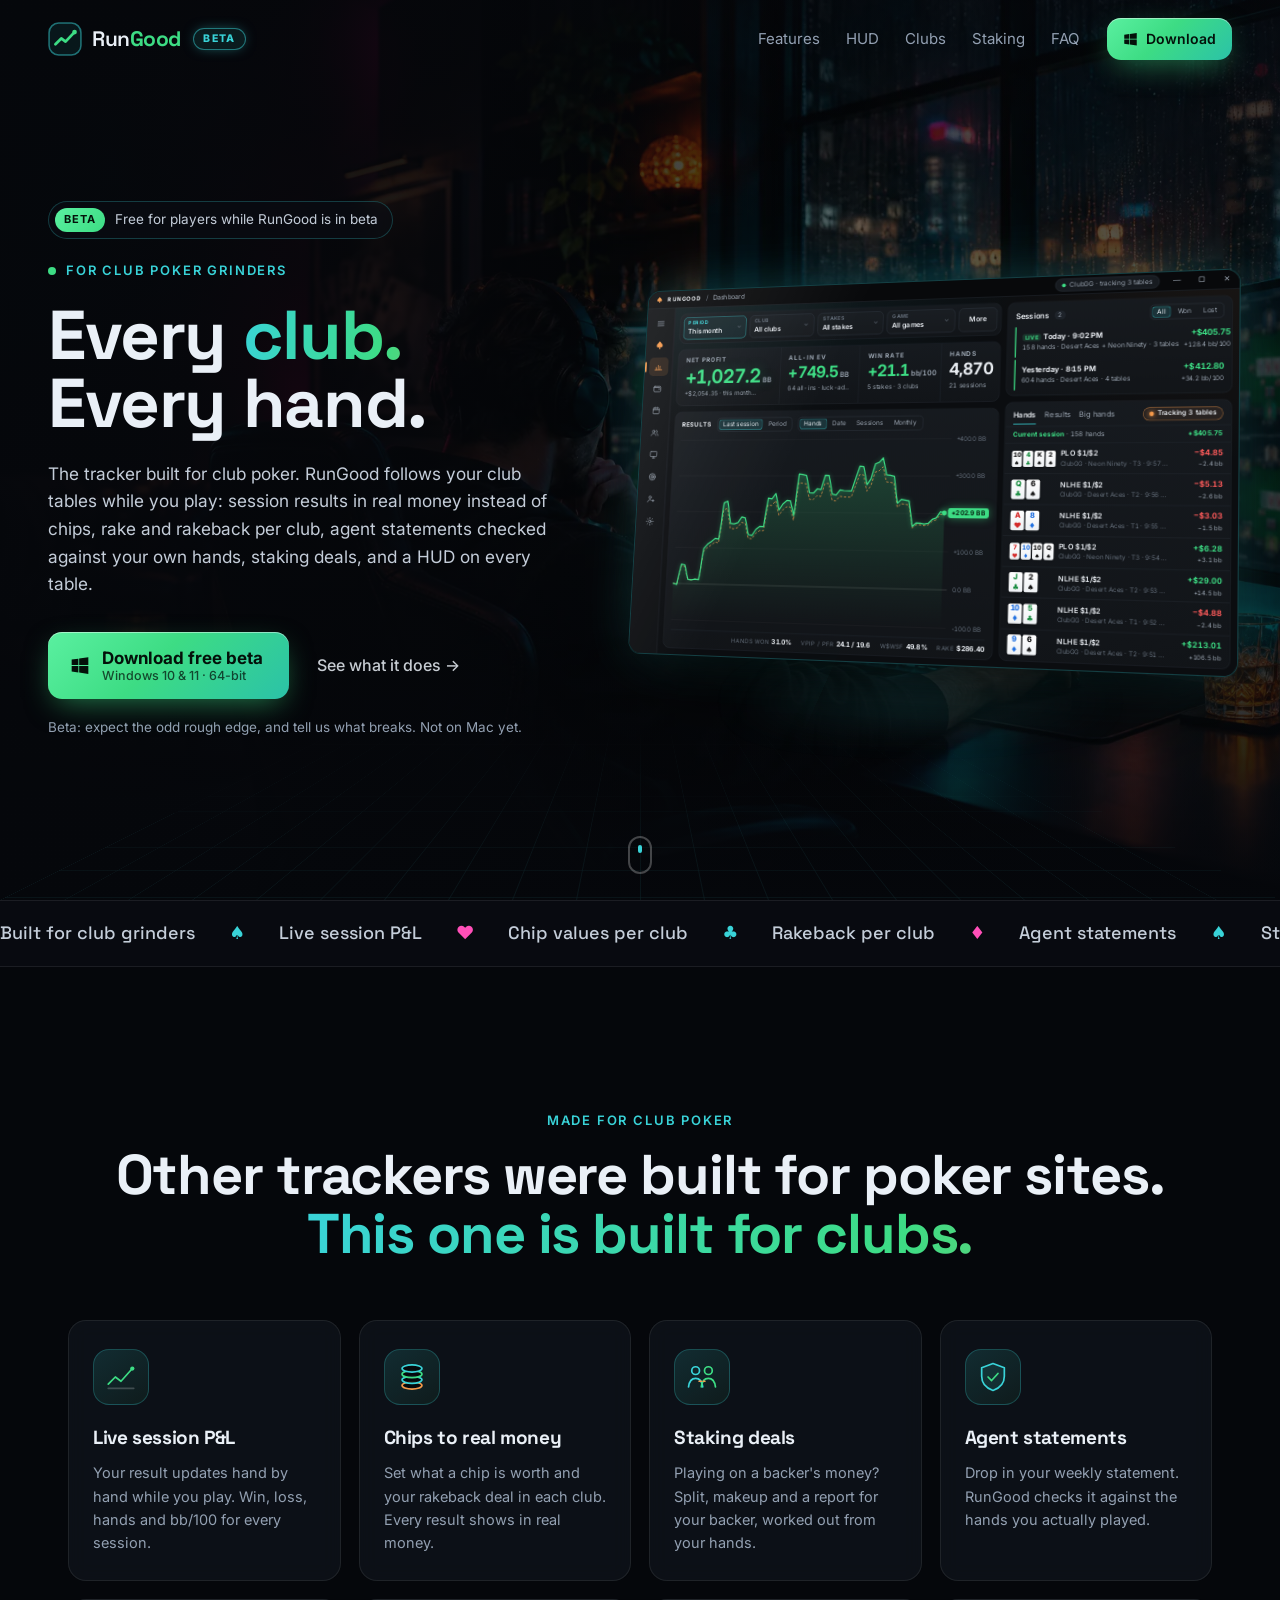
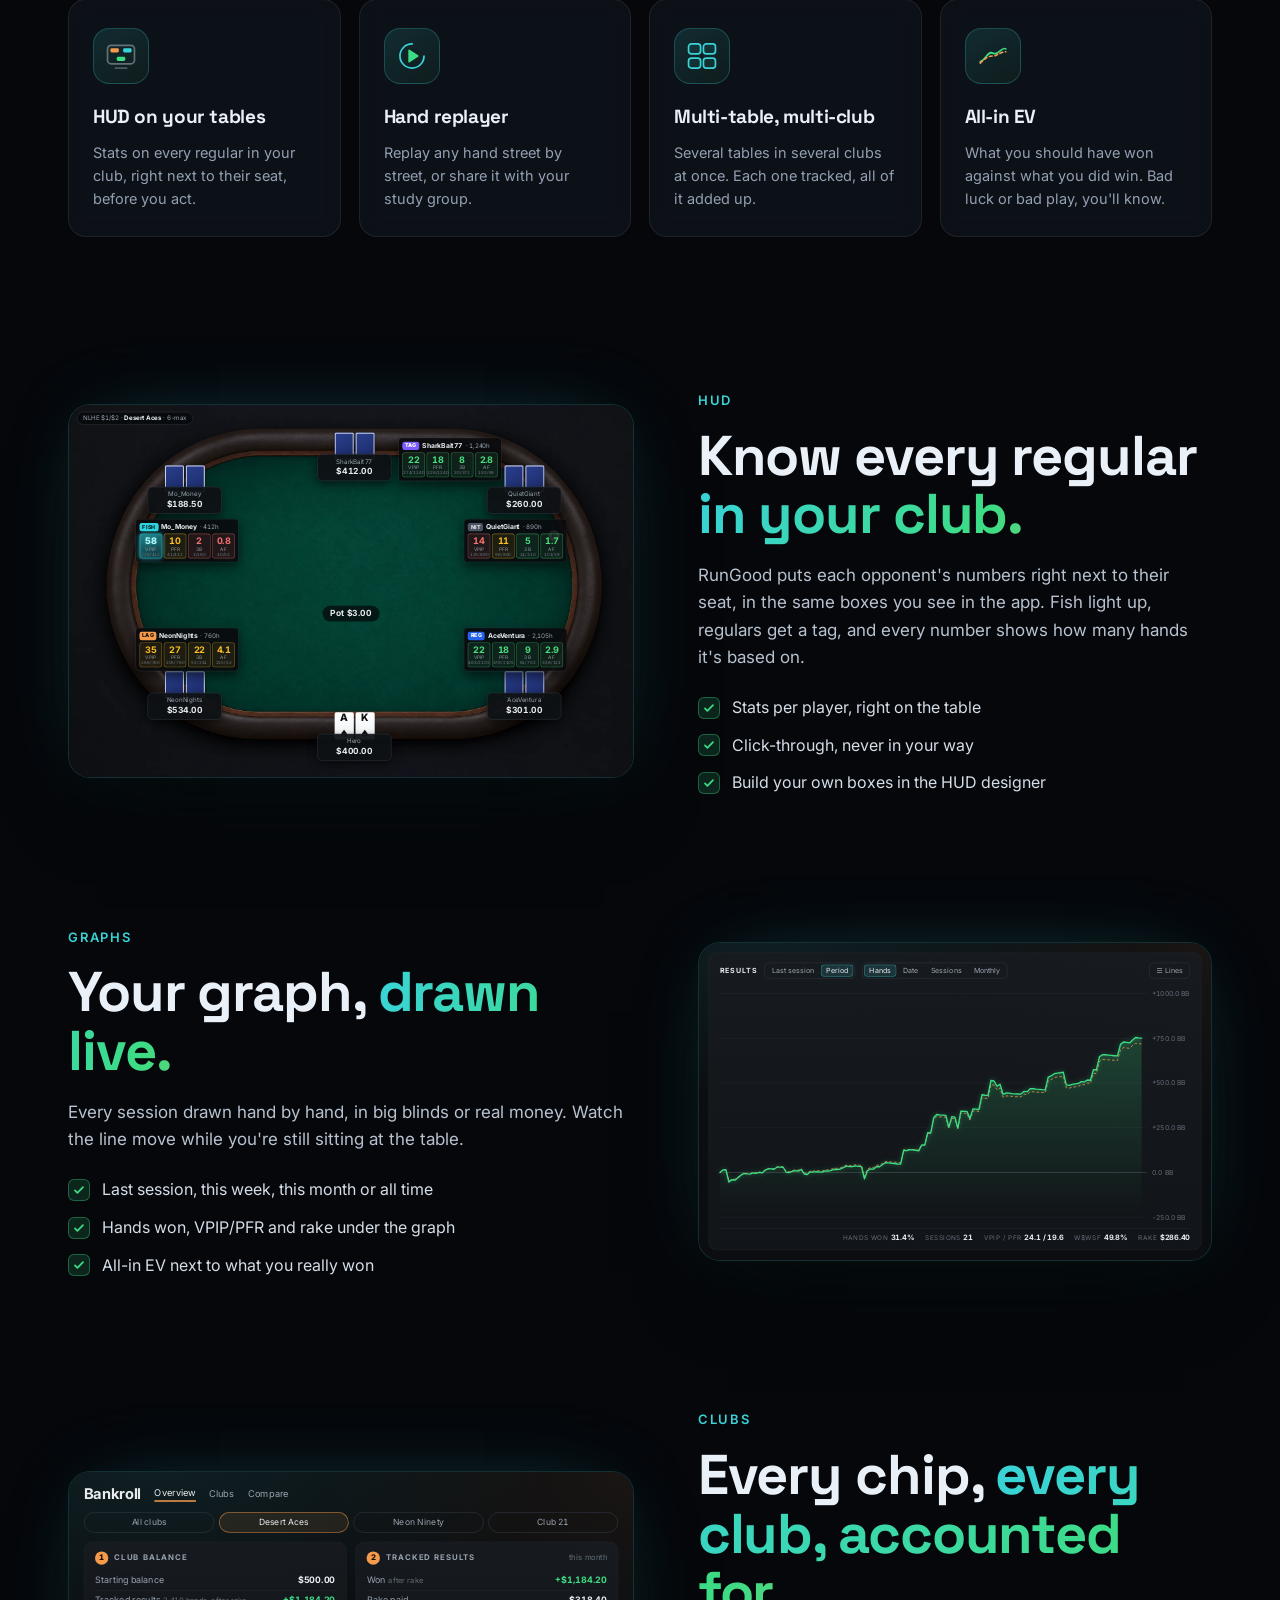
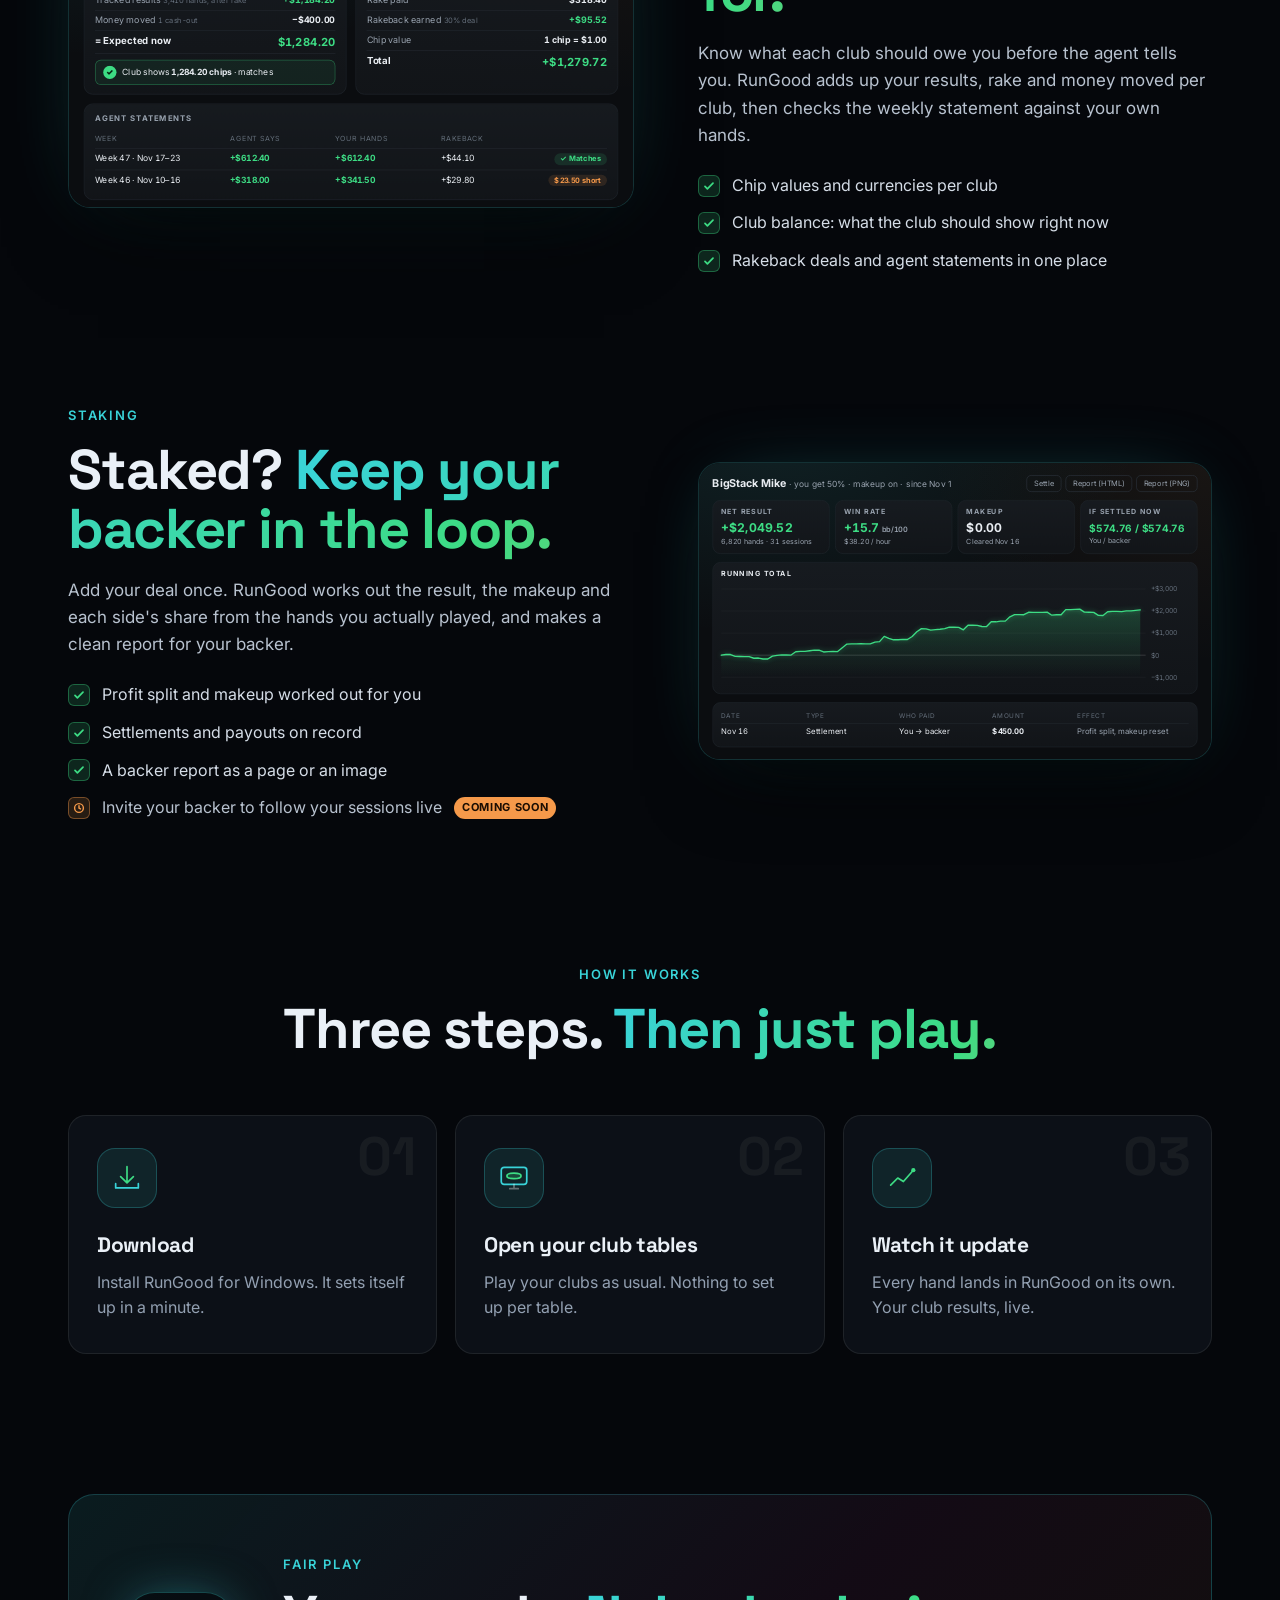
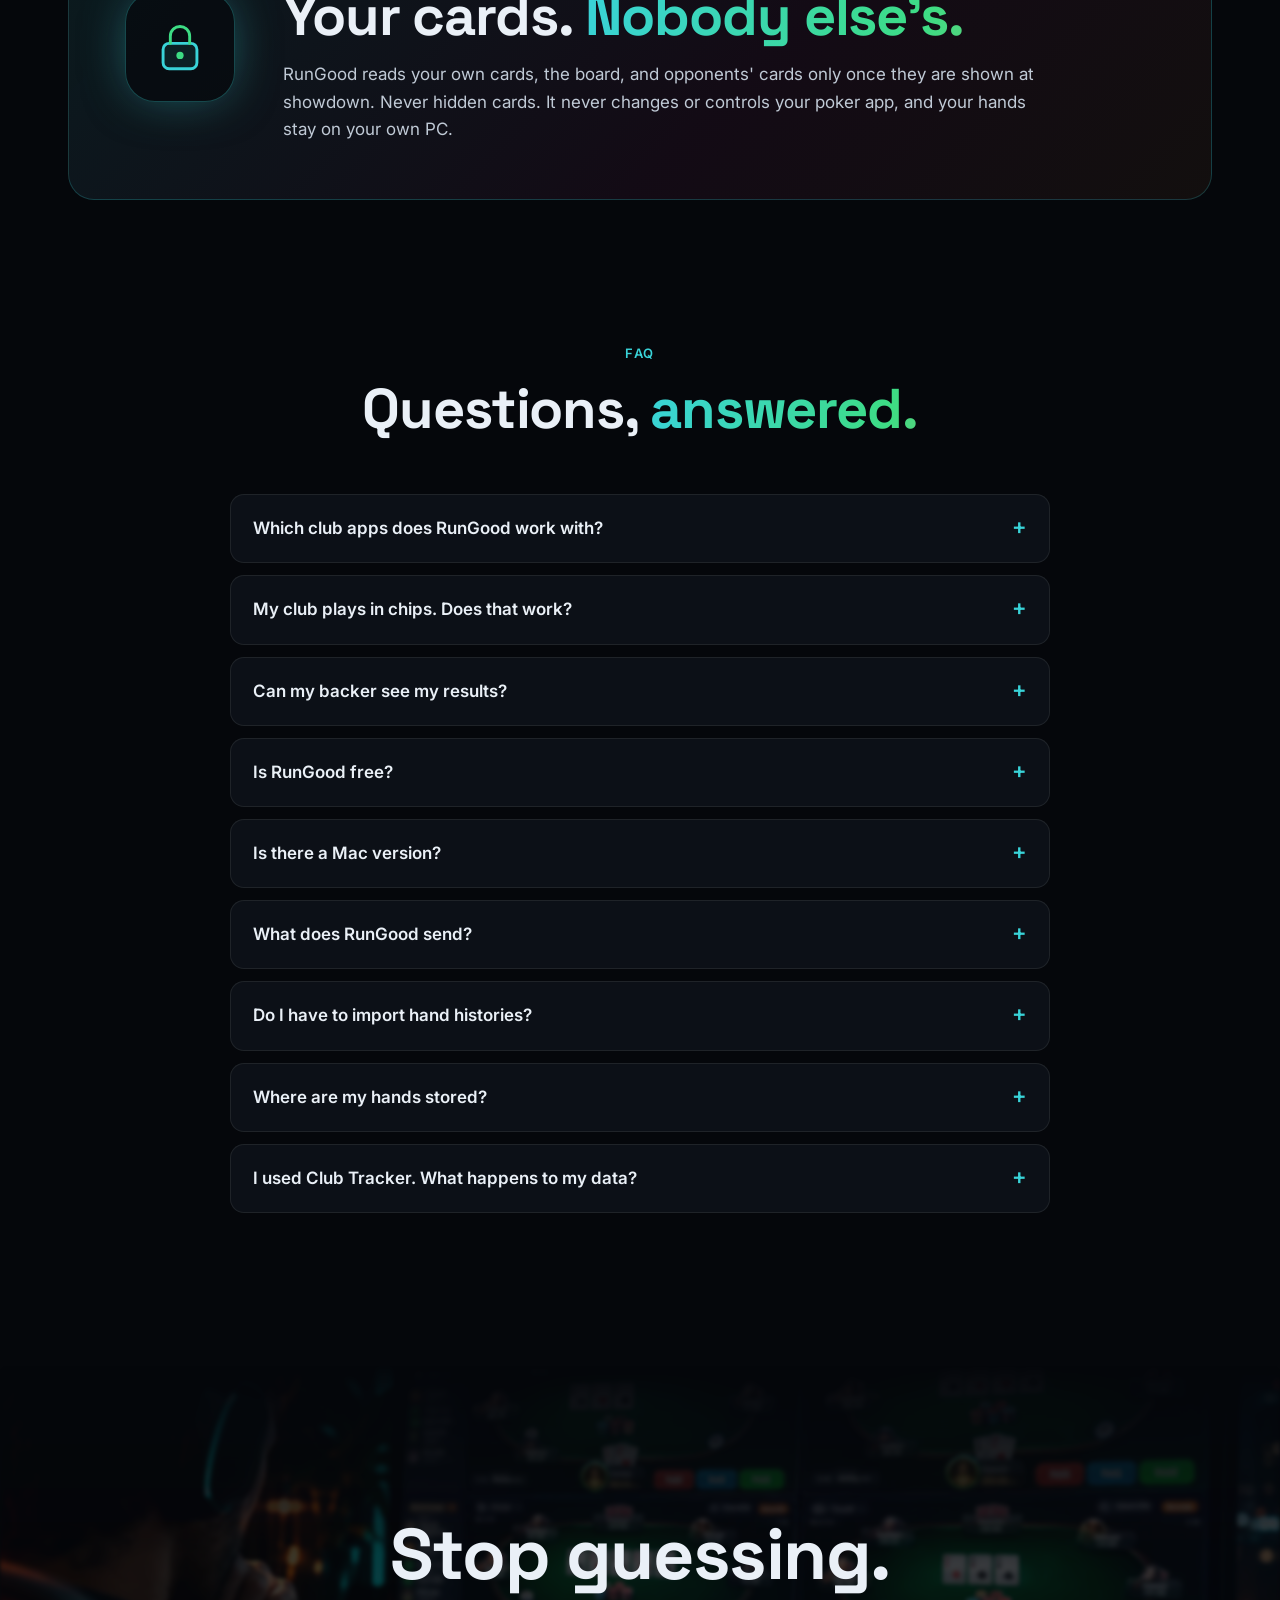
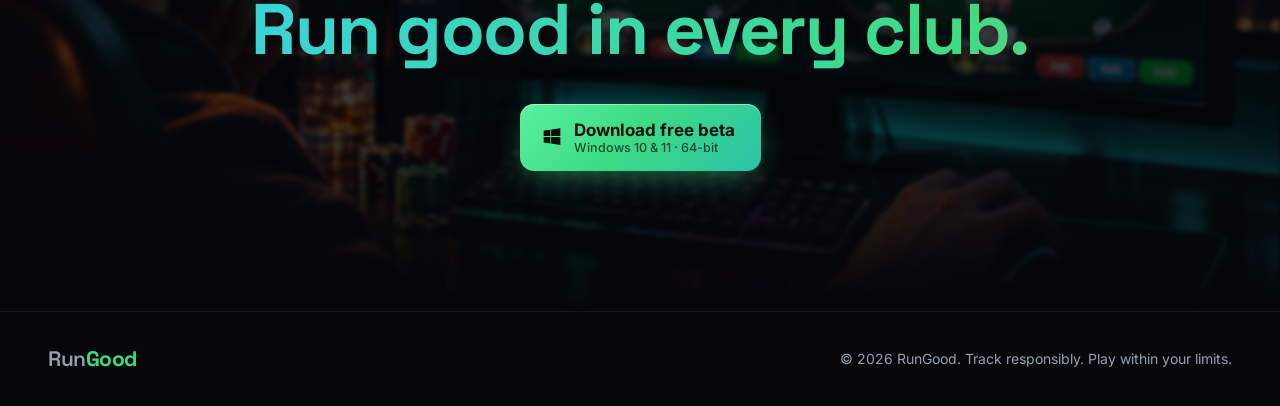
<file: index.html>
<!doctype html>
<html lang="en">
<head>
<meta charset="utf-8">
<meta name="viewport" content="width=device-width, initial-scale=1">
<title>RunGood — The tracker for club poker grinders</title>
<meta name="description" content="RunGood tracks your club poker live: session P&L in real money, chip values per club, rake and rakeback, agent statements, a HUD on your tables and a replayer for every hand. For Windows.">
<meta name="theme-color" content="#05070b">
<meta property="og:title" content="RunGood — The tracker for club poker grinders">
<meta property="og:description" content="Every club. Every hand. Live. Session P&L, rakeback, agent statements, HUD and replayer. For Windows.">
<meta property="og:image" content="https://rungood.app/assets/og-image.jpg">
<meta property="og:image:width" content="1200">
<meta property="og:image:height" content="630">
<meta property="og:image:alt" content="RunGood logo over a poker grinder at a multi-table setup">
<meta name="twitter:image" content="https://rungood.app/assets/og-image.jpg">
<meta property="og:url" content="https://rungood.app/">
<meta name="twitter:card" content="summary_large_image">
<link rel="icon" href="assets/favicon.svg" type="image/svg+xml">
<link rel="preconnect" href="https://fonts.googleapis.com">
<link rel="preconnect" href="https://fonts.gstatic.com" crossorigin>
<link href="https://fonts.googleapis.com/css2?family=Inter:wght@400;500;600;700;800&family=Space+Grotesk:wght@500;600;700&display=swap" rel="stylesheet">
<link rel="stylesheet" href="styles.css">
<link rel="stylesheet" href="app.css">
</head>
<body>

<canvas id="bg-particles" aria-hidden="true"></canvas>
<div class="bg-glow" aria-hidden="true"><span class="g1"></span><span class="g2"></span><span class="g3"></span></div>

<header class="nav" id="nav">
  <a class="brand" href="#top" aria-label="RunGood home">
    <span class="brand-mark" aria-hidden="true">
      <svg viewBox="0 0 32 32"><rect x="1" y="1" width="30" height="30" rx="9" class="bm-box"/><path class="bm-line" d="M7 21 L12.5 15.5 L16.5 18.5 L25 9.5"/><circle class="bm-dot" cx="25" cy="9.5" r="2.2"/></svg>
    </span>
    <span class="brand-word">Run<b>Good</b></span>
    <span class="beta-badge">BETA</span>
  </a>
  <nav class="nav-links" aria-label="Main">
    <a href="#features">Features</a>
    <a href="#hud">HUD</a>
    <a href="#clubs">Clubs</a>
    <a href="#staking">Staking</a>
    <a href="#faq">FAQ</a>
  </nav>
  <a class="btn btn-small" href="download/"><svg class="win" viewBox="0 0 24 24" aria-hidden="true"><path d="M2 4.3 10 3.2v7.7H2zM11 3.1 22 1.5v9.4H11zM2 12h8v7.8l-8-1.1zM11 12h11v9.5l-11-1.6z"/></svg>Download</a>
</header>

<main id="top">

<!-- HERO -->
<section class="hero">
  <div class="hero-media" aria-hidden="true">
    <img class="hero-poster" src="assets/hero-wide.webp" alt="">
    <video class="hero-video" data-src="assets/hero-1.mp4" muted playsinline preload="none"></video>
    <video class="hero-video" data-src="assets/hero-2.mp4" muted playsinline preload="none"></video>
    <video class="hero-video" data-src="assets/hero-3.mp4" muted playsinline preload="none"></video>
    <div class="hero-shade"></div>
    <div class="hero-grid"></div>
  </div>

  <div class="hero-inner">
    <div class="hero-copy">
      <p class="beta-line reveal"><b>BETA</b>Free for players while RunGood is in beta</p>
      <p class="eyebrow reveal"><span class="pulse-dot"></span>For club poker grinders</p>
      <h1 class="reveal">Every <span class="grad">club.</span><br>Every hand.</h1>
      <p class="lede reveal">The tracker built for club poker. RunGood follows your club tables while you play: session results in real money instead of chips, rake and rakeback per club, agent statements checked against your own hands, staking deals, and a HUD on every table.</p>
      <div class="cta-row reveal">
        <a class="btn btn-big" href="download/">
          <svg class="win" viewBox="0 0 24 24" aria-hidden="true"><path d="M2 4.3 10 3.2v7.7H2zM11 3.1 22 1.5v9.4H11zM2 12h8v7.8l-8-1.1zM11 12h11v9.5l-11-1.6z"/></svg>
          <span><b>Download free beta</b><small>Windows 10 &amp; 11 · 64-bit</small></span>
        </a>
        <a class="btn-ghost" href="#features">See what it does <span aria-hidden="true">→</span></a>
      </div>
      <p class="fineprint reveal">Beta: expect the odd rough edge, and tell us what breaks. Not on Mac yet.</p>
    </div>

    <!-- the real RunGood dashboard, rebuilt as a floating 3D window -->
    <div class="stage reveal" aria-hidden="true">
      <div class="app3d" id="app3d">
        <div class="fit" data-w="1000" data-h="620"><div class="rg" id="rg-dash"></div></div>
        <div class="app-glare"></div>
      </div>
      <div class="app-shadow"></div>
    </div>
  </div>

  <div class="scroll-hint" aria-hidden="true"><span></span></div>
</section>

<!-- MARQUEE -->
<section class="marquee" aria-label="Highlights">
  <div class="marquee-track">
    <span>Built for club grinders</span><i>♠</i><span>Live session P&amp;L</span><i class="r">♥</i><span>Chip values per club</span><i>♣</i><span>Rakeback per club</span><i class="r">♦</i><span>Agent statements</span><i>♠</i><span>Staking deals</span><i class="r">♥</i><span>HUD on your tables</span><i class="r">♥</i><span>Hand replayer</span><i>♣</i><span>All-in EV</span><i class="r">♦</i>
    <span>Built for club grinders</span><i>♠</i><span>Live session P&amp;L</span><i class="r">♥</i><span>Chip values per club</span><i>♣</i><span>Rakeback per club</span><i class="r">♦</i><span>Agent statements</span><i>♠</i><span>Staking deals</span><i class="r">♥</i><span>HUD on your tables</span><i class="r">♥</i><span>Hand replayer</span><i>♣</i><span>All-in EV</span><i class="r">♦</i>
  </div>
</section>

<!-- FEATURES -->
<section class="section" id="features">
  <div class="section-head reveal">
    <p class="eyebrow">Made for club poker</p>
    <h2>Other trackers were built for poker sites.<br><span class="grad">This one is built for clubs.</span></h2>
  </div>
  <div class="features">
    <article class="feature reveal">
      <div class="ico ico-pl"><svg viewBox="0 0 48 48"><path class="ln" d="M6 34 L16 24 L24 30 L40 12"/><circle class="pt" cx="40" cy="12" r="3"/><path class="base" d="M6 40 H42"/></svg></div>
      <h3>Live session P&amp;L</h3>
      <p>Your result updates hand by hand while you play. Win, loss, hands and bb/100 for every session.</p>
    </article>
    <article class="feature reveal">
      <div class="ico ico-bank"><svg viewBox="0 0 48 48"><ellipse class="chip c1" cx="24" cy="36" rx="14" ry="5"/><ellipse class="chip c2" cx="24" cy="28" rx="14" ry="5"/><ellipse class="chip c3" cx="24" cy="20" rx="14" ry="5"/><ellipse class="chip c4" cx="24" cy="12" rx="14" ry="5"/></svg></div>
      <h3>Chips to real money</h3>
      <p>Set what a chip is worth and your rakeback deal in each club. Every result shows in real money.</p>
    </article>
    <article class="feature reveal">
      <div class="ico ico-stake"><svg viewBox="0 0 48 48"><circle class="h1" cx="15" cy="15" r="5.5"/><circle class="h2" cx="33" cy="15" r="5.5"/><path class="b1" d="M5 38c1-8 5-12 10-12s9 4 10 12"/><path class="b2" d="M23 38c1-8 5-12 10-12s9 4 10 12"/><path class="link" d="M20 30 H28"/></svg></div>
      <h3>Staking deals</h3>
      <p>Playing on a backer's money? Split, makeup and a report for your backer, worked out from your hands.</p>
    </article>
    <article class="feature reveal">
      <div class="ico ico-backup"><svg viewBox="0 0 48 48"><path class="shield" d="M24 5 L40 11 V23 C40 33 33 40 24 43 C15 40 8 33 8 23 V11 Z"/><path class="check" d="M17 24 L22 29 L31 19"/></svg></div>
      <h3>Agent statements</h3>
      <p>Drop in your weekly statement. RunGood checks it against the hands you actually played.</p>
    </article>
    <article class="feature reveal">
      <div class="ico ico-hud"><svg viewBox="0 0 48 48"><rect class="frame" x="5" y="9" width="38" height="26" rx="5"/><rect class="tag t1" x="9" y="13" width="12" height="6" rx="2"/><rect class="tag t2" x="27" y="13" width="12" height="6" rx="2"/><rect class="tag t3" x="18" y="25" width="12" height="6" rx="2"/><path class="base" d="M16 41 H32"/></svg></div>
      <h3>HUD on your tables</h3>
      <p>Stats on every regular in your club, right next to their seat, before you act.</p>
    </article>
    <article class="feature reveal">
      <div class="ico ico-replay"><svg viewBox="0 0 48 48"><circle class="ring" cx="24" cy="24" r="17"/><path class="play" d="M20 16 L32 24 L20 32 Z"/></svg></div>
      <h3>Hand replayer</h3>
      <p>Replay any hand street by street, or share it with your study group.</p>
    </article>
    <article class="feature reveal">
      <div class="ico ico-multi"><svg viewBox="0 0 48 48"><rect class="tb a" x="5" y="7" width="17" height="14" rx="4"/><rect class="tb b" x="26" y="7" width="17" height="14" rx="4"/><rect class="tb c" x="5" y="27" width="17" height="14" rx="4"/><rect class="tb d" x="26" y="27" width="17" height="14" rx="4"/></svg></div>
      <h3>Multi-table, multi-club</h3>
      <p>Several tables in several clubs at once. Each one tracked, all of it added up.</p>
    </article>
    <article class="feature reveal">
      <div class="ico ico-ev"><svg viewBox="0 0 48 48"><path class="ln" d="M6 32 C14 30 16 16 24 20 S36 10 42 14"/><path class="ln2" d="M6 34 C14 26 18 24 24 24 S34 18 42 18"/></svg></div>
      <h3>All-in EV</h3>
      <p>What you should have won against what you did win. Bad luck or bad play, you'll know.</p>
    </article>
  </div>
</section>

<!-- SHOWCASE: the real app, rebuilt -->
<section class="showcase">
  <div class="show-row reveal" id="hud">
    <div class="show-shot"><div class="fit" data-w="1000" data-h="660"><div class="rg rg-hudscene" id="rg-hud"></div></div></div>
    <div class="show-copy">
      <p class="eyebrow">HUD</p>
      <h2>Know every regular <span class="grad">in your club.</span></h2>
      <p>RunGood puts each opponent's numbers right next to their seat, in the same boxes you see in the app. Fish light up, regulars get a tag, and every number shows how many hands it's based on.</p>
      <ul class="ticks"><li>Stats per player, right on the table</li><li>Click-through, never in your way</li><li>Build your own boxes in the HUD designer</li></ul>
    </div>
  </div>
  <div class="show-row flip reveal">
    <div class="show-shot"><div class="fit" data-w="760" data-h="470"><div class="rg rg-graphcard" id="rg-graph"></div></div></div>
    <div class="show-copy">
      <p class="eyebrow">Graphs</p>
      <h2>Your graph, <span class="grad">drawn live.</span></h2>
      <p>Every session drawn hand by hand, in big blinds or real money. Watch the line move while you're still sitting at the table.</p>
      <ul class="ticks"><li>Last session, this week, this month or all time</li><li>Hands won, VPIP/PFR and rake under the graph</li><li>All-in EV next to what you really won</li></ul>
    </div>
  </div>
  <div class="show-row reveal" id="clubs">
    <div class="show-shot"><div class="fit" data-w="760" data-h="452"><div class="rg rg-bank" id="rg-bank"></div></div></div>
    <div class="show-copy">
      <p class="eyebrow">Clubs</p>
      <h2>Every chip, <span class="grad">every club, accounted for.</span></h2>
      <p>Know what each club should owe you before the agent tells you. RunGood adds up your results, rake and money moved per club, then checks the weekly statement against your own hands.</p>
      <ul class="ticks"><li>Chip values and currencies per club</li><li>Club balance: what the club should show right now</li><li>Rakeback deals and agent statements in one place</li></ul>
    </div>
  </div>
  <div class="show-row flip reveal" id="staking">
    <div class="show-shot"><div class="fit" data-w="760" data-h="440"><div class="rg rg-stake" id="rg-stake"></div></div></div>
    <div class="show-copy">
      <p class="eyebrow">Staking</p>
      <h2>Staked? <span class="grad">Keep your backer in the loop.</span></h2>
      <p>Add your deal once. RunGood works out the result, the makeup and each side's share from the hands you actually played, and makes a clean report for your backer.</p>
      <ul class="ticks"><li>Profit split and makeup worked out for you</li><li>Settlements and payouts on record</li><li>A backer report as a page or an image</li><li class="soon">Invite your backer to follow your sessions live <span class="soon-tag">Coming soon</span></li></ul>
    </div>
  </div>
</section>

<!-- HOW -->
<section class="section" id="how">
  <div class="section-head reveal">
    <p class="eyebrow">How it works</p>
    <h2>Three steps. <span class="grad">Then just play.</span></h2>
  </div>
  <ol class="steps">
    <li class="step reveal"><span class="num">01</span><div class="step-ico"><svg viewBox="0 0 48 48"><path class="arrow" d="M24 8 V30 M15 22 L24 31 L33 22"/><path class="tray" d="M8 32 V38 H40 V32"/></svg></div><h3>Download</h3><p>Install RunGood for Windows. It sets itself up in a minute.</p></li>
    <li class="step reveal"><span class="num">02</span><div class="step-ico"><svg viewBox="0 0 48 48"><rect class="scr" x="6" y="9" width="36" height="24" rx="4"/><path class="tbl" d="M14 21 C14 16 34 16 34 21 C34 26 14 26 14 21 Z"/><path class="stand" d="M18 39 H30 M24 33 V39"/></svg></div><h3>Open your club tables</h3><p>Play your clubs as usual. Nothing to set up per table.</p></li>
    <li class="step reveal"><span class="num">03</span><div class="step-ico"><svg viewBox="0 0 48 48"><path class="ln" d="M8 34 L18 24 L26 29 L40 13"/><circle class="pt" cx="40" cy="13" r="3"/></svg></div><h3>Watch it update</h3><p>Every hand lands in RunGood on its own. Your club results, live.</p></li>
  </ol>
</section>

<!-- PRIVACY -->
<section class="section privacy" id="privacy">
  <div class="privacy-card reveal">
    <div class="lock"><svg viewBox="0 0 48 48"><rect class="body" x="10" y="21" width="28" height="21" rx="5"/><path class="shackle" d="M16 21 V15 A8 8 0 0 1 32 15 V21"/><circle class="key" cx="24" cy="31" r="3"/></svg></div>
    <div>
      <p class="eyebrow">Fair play</p>
      <h2>Your cards. <span class="grad">Nobody else's.</span></h2>
      <p>RunGood reads your own cards, the board, and opponents' cards only once they are shown at showdown. Never hidden cards. It never changes or controls your poker app, and your hands stay on your own PC.</p>
    </div>
  </div>
</section>

<!-- FAQ -->
<section class="section" id="faq">
  <div class="section-head reveal">
    <p class="eyebrow">FAQ</p>
    <h2>Questions, <span class="grad">answered.</span></h2>
  </div>
  <div class="faq">
    <details class="reveal"><summary>Which club apps does RunGood work with?</summary><p>ClubGG cash games today. We are adding more club apps, so the same tracker covers all the clubs you play.</p></details>
    <details class="reveal"><summary>My club plays in chips. Does that work?</summary><p>Yes. Set what a chip is worth in each club, and RunGood shows your results in real money.</p></details>
    <details class="reveal"><summary>Can my backer see my results?</summary><p>Yes. RunGood makes a report for your backer as a page or an image, with your results, graph, sessions and settlements. An invite so your backer can follow your sessions live is coming soon.</p></details>
    <details class="reveal"><summary>Is RunGood free?</summary><p>Yes, free for players during the beta. It is a beta, so some things may still change or break; you can report problems right from the app.</p></details>
    <details class="reveal"><summary>Is there a Mac version?</summary><p>Not yet. RunGood runs on Windows 10 and 11 (64-bit).</p></details>
    <details class="reveal"><summary>What does RunGood send?</summary><p>Your hands, results and passwords stay on your PC. The app sends which screens and buttons you use, and problem reports, so we can improve it and help you faster when you write to support. You can switch both off in Settings &rarr; Data. This site counts visits and downloads without cookies.</p></details>
    <details class="reveal"><summary>Do I have to import hand histories?</summary><p>No. RunGood picks up every hand on its own while you play.</p></details>
    <details class="reveal"><summary>Where are my hands stored?</summary><p>On your own PC. Turn on automatic daily backups to any folder you like.</p></details>
    <details class="reveal"><summary>I used Club Tracker. What happens to my data?</summary><p>RunGood is the new name for Club Tracker. It updates itself and keeps all your hands, settings and nicknames.</p></details>
  </div>
</section>

<!-- FINAL CTA -->
<section class="final">
  <div class="final-inner reveal">
    <h2>Stop guessing.<br><span class="grad">Run good in every club.</span></h2>
    <a class="btn btn-big" href="download/">
      <svg class="win" viewBox="0 0 24 24" aria-hidden="true"><path d="M2 4.3 10 3.2v7.7H2zM11 3.1 22 1.5v9.4H11zM2 12h8v7.8l-8-1.1zM11 12h11v9.5l-11-1.6z"/></svg>
      <span><b>Download free beta</b><small>Windows 10 &amp; 11 · 64-bit</small></span>
    </a>
  </div>
</section>

</main>

<footer class="foot">
  <span class="brand-word">Run<b>Good</b></span>
  <span>© 2026 RunGood. Track responsibly. Play within your limits.</span>
</footer>

<script src="main.js" defer></script>
<script src="app.js" defer></script>
<script>/* visit counter: no cookie, nothing stored on your device (docs/USAGE_STATS_API.md) */(function(){try{var u='https://br-ancient-king-bbmejkd9-support.compute.c-15.us-east-1.aws.neon.tech/api/support/v1/web',b=JSON.stringify({e:'pageview',p:location.pathname,r:document.referrer});if(navigator.sendBeacon)navigator.sendBeacon(u,b);else fetch(u,{method:'POST',body:b,keepalive:true});}catch(e){}})();</script>
</body>
</html>
</file>
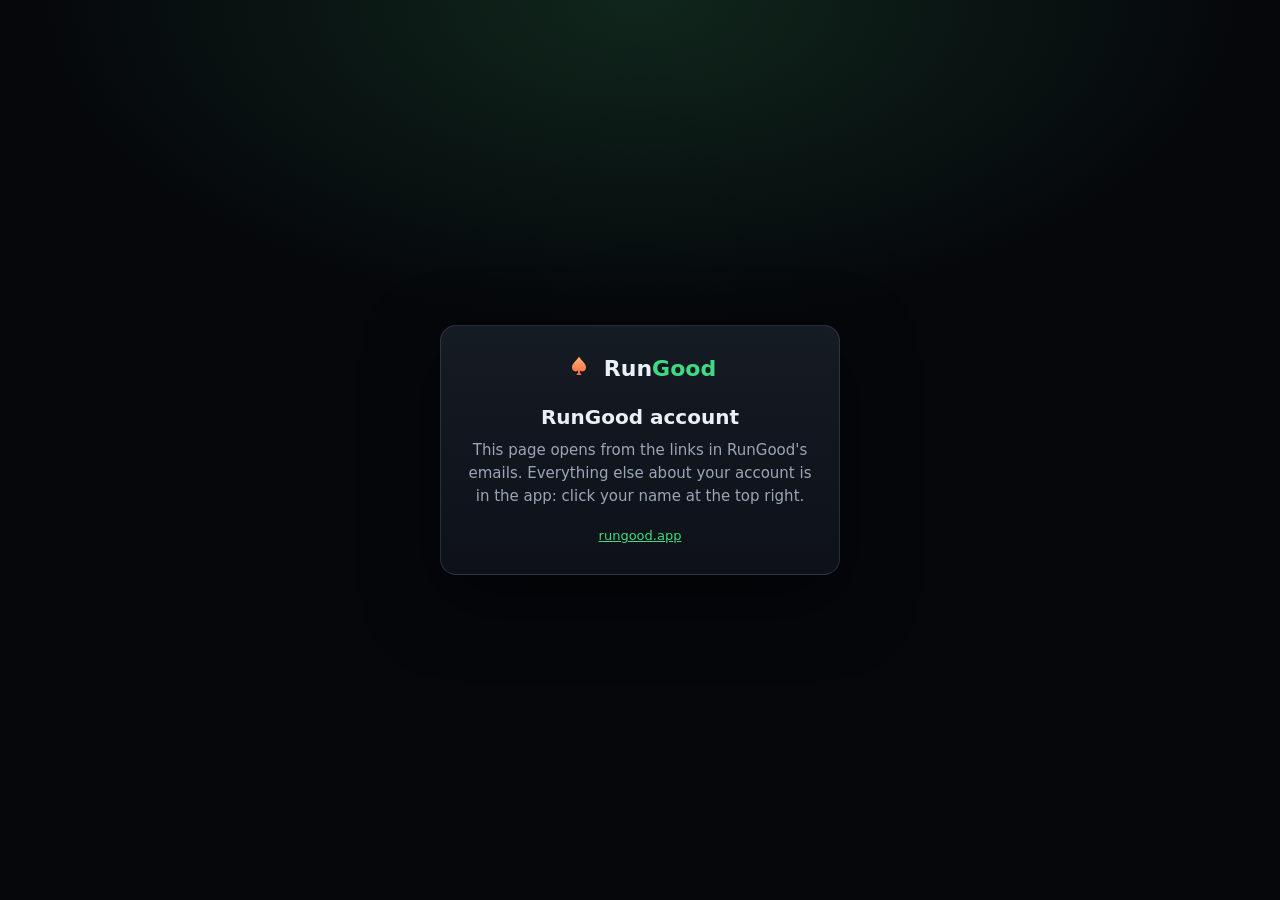
<file: account/index.html>
<!doctype html>
<html lang="en">
<head>
<meta charset="utf-8">
<meta name="viewport" content="width=device-width, initial-scale=1">
<title>RunGood account</title>
<meta name="robots" content="noindex">
<meta name="referrer" content="no-referrer">
<link rel="icon" href="/assets/favicon.svg" type="image/svg+xml">
<!-- Opened from the RunGood emails: #reset=<token> (set a new password) or #verify=<token> (confirm the email).
     The token is in the # part, so it is never sent to this web host. Server: cloud/account (docs/ACCOUNT_API.md). -->
<style>
  :root { color-scheme: dark; }
  * { box-sizing: border-box; }
  body { margin: 0; min-height: 100vh; display: grid; place-items: center; padding: 16px;
    background: radial-gradient(80% 60% at 50% 0%, #10261c 0%, #05070b 60%); color: #eaf0f7;
    font: 15px/1.55 "Segoe UI", system-ui, sans-serif; }
  .card { width: 100%; max-width: 400px; padding: 28px 24px; border-radius: 16px; border: 1px solid rgba(160,190,230,.16);
    background: linear-gradient(180deg, rgba(23,29,38,.94), rgba(14,18,25,.94)); box-shadow: 0 24px 70px rgba(0,0,0,.55); }
  .brand { display: flex; align-items: center; justify-content: center; gap: 10px; margin-bottom: 18px; font: 700 22px "Segoe UI", system-ui, sans-serif; }
  .brand b { color: #3ddc84; }
  h1 { margin: 0 0 6px; font-size: 20px; text-align: center; }
  p { margin: 0 0 14px; color: #9aa6b8; text-align: center; }
  label { display: block; margin: 0 0 12px; font-size: 13px; color: #9aa6b8; }
  input { display: block; width: 100%; margin-top: 5px; padding: 11px 12px; border-radius: 10px; border: 1px solid rgba(160,190,230,.22);
    background: rgba(8,12,18,.8); color: #eaf0f7; font-size: 15px; }
  input:focus { outline: 2px solid rgba(61,220,132,.5); outline-offset: 1px; }
  button { width: 100%; padding: 12px; border: 0; border-radius: 10px; background: #1aa864; color: #fff; font-size: 15px; font-weight: 700; cursor: pointer; }
  button:disabled { opacity: .6; cursor: default; }
  .msg { margin: 14px 0 0; padding: 10px 12px; border-radius: 10px; font-size: 13.5px; text-align: center; }
  .ok { background: rgba(61,220,132,.1); border: 1px solid rgba(61,220,132,.35); color: #bff3d6; }
  .bad { background: rgba(255,91,91,.1); border: 1px solid rgba(255,91,91,.35); color: #ffc4bc; }
  .foot { margin-top: 18px; text-align: center; font-size: 13px; }
  .foot a { color: #3ddc84; }
  [hidden] { display: none !important; }
</style>
</head>
<body>
<main class="card">
  <div class="brand">
    <svg viewBox="0 0 64 64" width="30" height="30" aria-hidden="true"><defs><linearGradient id="s" x1="0" y1="0" x2="0" y2="1"><stop offset="0" stop-color="#ffb079"/><stop offset="1" stop-color="#ff693a"/></linearGradient></defs><path d="M32 6C27 14 17 20 17 29a8 8 0 0 0 13 6.3V40l-4 5h12l-4-5v-4.7A8 8 0 0 0 47 29c0-9-10-15-15-23z" fill="url(#s)"/></svg>
    <span>Run<b>Good</b></span>
  </div>

  <section id="reset" hidden>
    <h1>Set a new password</h1>
    <p id="reset-for">Checking your link…</p>
    <form id="reset-form" hidden>
      <label>New password<input id="pw1" type="password" autocomplete="new-password" minlength="8" required></label>
      <label>New password again<input id="pw2" type="password" autocomplete="new-password" minlength="8" required></label>
      <button type="submit" id="reset-btn">Save new password</button>
    </form>
  </section>

  <section id="verify" hidden>
    <h1>Confirming your email…</h1>
  </section>

  <section id="none" hidden>
    <h1>RunGood account</h1>
    <p>This page opens from the links in RunGood's emails. Everything else about your account is in the app: click your name at the top right.</p>
  </section>

  <div id="msg" class="msg" hidden></div>
  <div class="foot"><a href="/">rungood.app</a></div>
</main>
<script>
(function () {
  var API = 'https://br-ancient-king-bbmejkd9-account.compute.c-15.us-east-1.aws.neon.tech/api/auth';
  var m = /^#(reset|verify)=([\w-]{20,100})$/.exec(location.hash);
  // take the token out of the address bar (and the browser history) right away
  try { history.replaceState(null, '', location.pathname); } catch (e) {}
  var $ = function (id) { return document.getElementById(id); };
  function say(text, ok) { var el = $('msg'); el.textContent = text; el.className = 'msg ' + (ok ? 'ok' : 'bad'); el.hidden = false; }
  function post(path, body) {
    // text/plain keeps it a simple request (no preflight); the server reads the JSON either way
    return fetch(API + path, { method: 'POST', headers: { 'Content-Type': 'text/plain' }, body: JSON.stringify(body) })
      .then(function (r) { return r.json().catch(function () { return {}; }).then(function (j) { return { ok: r.ok, j: j }; }); });
  }
  var NET = "We couldn't reach RunGood. Check your connection and reload this page.";
  if (!m) { $('none').hidden = false; return; }
  var token = m[2];

  if (m[1] === 'verify') {
    $('verify').hidden = false;
    post('/verify-email', { token: token }).then(function (r) {
      $('verify').querySelector('h1').textContent = r.ok ? 'Email confirmed' : 'Link not valid';
      say(r.ok ? 'Thanks! Your email is confirmed. You can close this page.' : (r.j.message || 'This link is not valid any more.'), r.ok);
    }, function () { say(NET, false); });
    return;
  }

  $('reset').hidden = false;
  fetch(API + '/reset-info?token=' + encodeURIComponent(token)).then(function (r) {
    return r.json().then(function (j) { return { ok: r.ok, j: j }; });
  }).then(function (r) {
    if (!r.ok) { $('reset-for').textContent = ''; say(r.j.message || 'This link is not valid any more. Ask for a new one in RunGood.', false); return; }
    $('reset-for').textContent = 'For the account ' + r.j.email + '. Use at least 8 characters.';
    $('reset-form').hidden = false;
    $('pw1').focus();
  }, function () { say(NET, false); });

  $('reset-form').addEventListener('submit', function (e) {
    e.preventDefault();
    var a = $('pw1').value, b = $('pw2').value;
    if (a.length < 8) { say('Use at least 8 characters.', false); return; }
    if (a !== b) { say("The two passwords don't match.", false); return; }
    $('reset-btn').disabled = true;
    post('/reset-password', { token: token, password: a }).then(function (r) {
      if (r.ok) {
        $('reset-form').hidden = true;
        $('reset-for').textContent = '';
        say('Done! Your new password is set. Open RunGood and log in with it.', true);
      } else { $('reset-btn').disabled = false; say(r.j.message || 'That did not work. Please try again.', false); }
    }, function () { $('reset-btn').disabled = false; say(NET, false); });
  });
})();
</script>
</body>
</html>
</file>
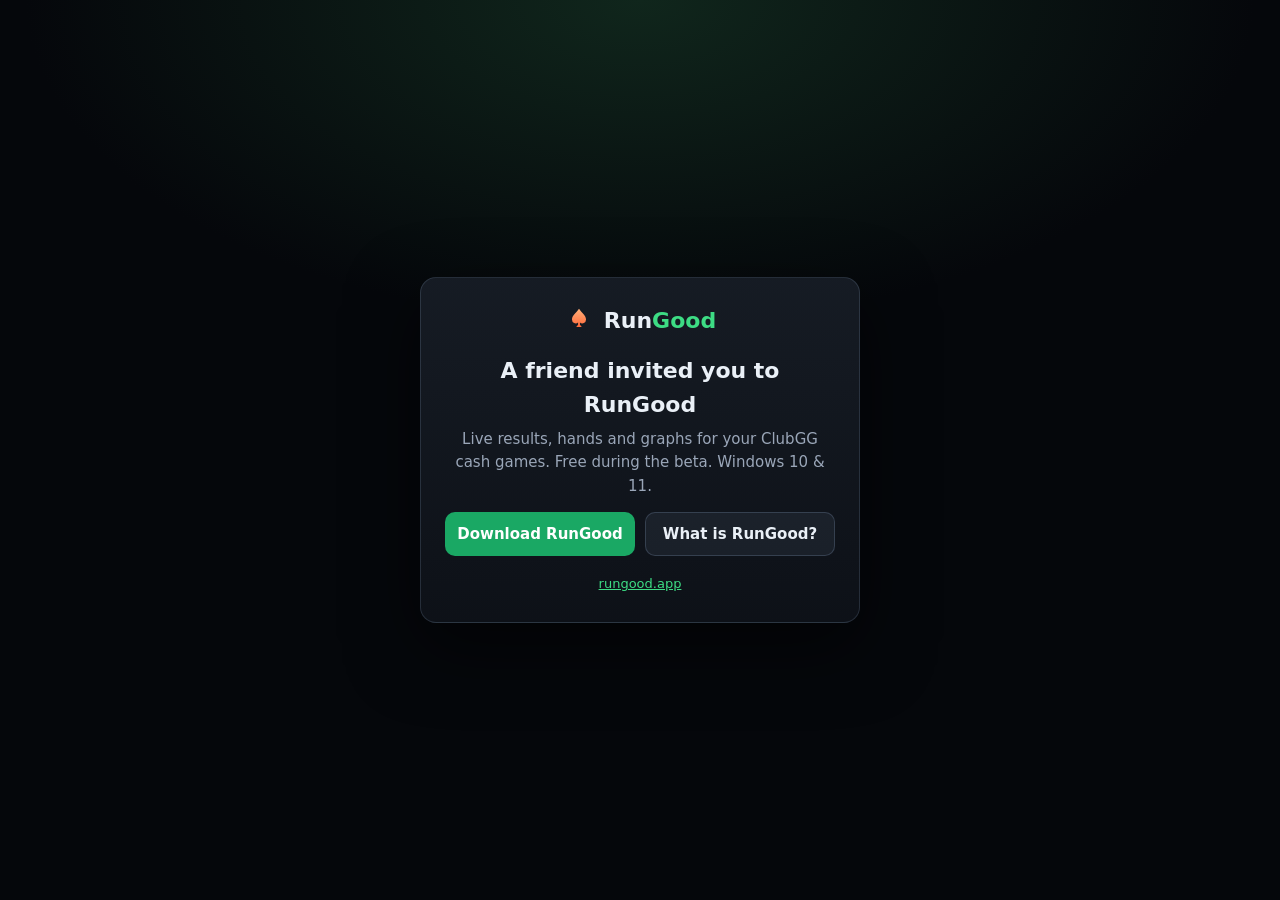
<file: invite/index.html>
<!doctype html>
<html lang="en">
<head>
<meta charset="utf-8">
<meta name="viewport" content="width=device-width, initial-scale=1">
<title>You're invited to RunGood</title>
<meta name="description" content="A friend invited you to RunGood: live results, hands and graphs for your ClubGG cash games. Free during the beta.">
<meta name="referrer" content="no-referrer">
<link rel="icon" href="/assets/favicon.svg" type="image/svg+xml">
<!-- Invite link from the app (Settings → My account → Invite friends): /invite/?code=XXXXXXXX.
     The code is only shown here; the friend types it on RunGood's "Create account" screen. Server: cloud/account. -->
<script>/* visit counter: no cookie, nothing stored on your device; the invite code is not sent */(function(){try{var u='https://br-ancient-king-bbmejkd9-support.compute.c-15.us-east-1.aws.neon.tech/api/support/v1/web',b=JSON.stringify({e:'pageview',p:location.pathname,r:''});if(navigator.sendBeacon)navigator.sendBeacon(u,b);else fetch(u,{method:'POST',body:b,keepalive:true});}catch(e){}})();</script>
<style>
  :root { color-scheme: dark; }
  * { box-sizing: border-box; }
  body { margin: 0; min-height: 100vh; display: grid; place-items: center; padding: 16px;
    background: radial-gradient(80% 60% at 50% 0%, #10261c 0%, #05070b 60%); color: #eaf0f7;
    font: 15px/1.55 "Segoe UI", system-ui, sans-serif; }
  .card { width: 100%; max-width: 440px; padding: 28px 24px; border-radius: 16px; border: 1px solid rgba(160,190,230,.16);
    background: linear-gradient(180deg, rgba(23,29,38,.94), rgba(14,18,25,.94)); box-shadow: 0 24px 70px rgba(0,0,0,.55); text-align: center; }
  .brand { display: flex; align-items: center; justify-content: center; gap: 10px; margin-bottom: 18px; font: 700 22px "Segoe UI", system-ui, sans-serif; }
  .brand b { color: #3ddc84; }
  h1 { margin: 0 0 6px; font-size: 22px; }
  p { margin: 0 0 14px; color: #9aa6b8; }
  .code-box { margin: 18px 0 8px; padding: 14px; border-radius: 12px; border: 1px dashed rgba(61,220,132,.45); background: rgba(61,220,132,.06); }
  .code-box small { display: block; font-size: 12px; color: #9aa6b8; margin-bottom: 4px; }
  .code { font: 700 28px/1.2 ui-monospace, Consolas, monospace; letter-spacing: .14em; color: #3ddc84; user-select: all; }
  .row { display: grid; grid-template-columns: repeat(2, minmax(0, 1fr)); gap: 10px; margin-top: 14px; }
  .btn { display: flex; align-items: center; justify-content: center; gap: 8px; padding: 12px; border-radius: 10px; border: 0; font: 700 15px "Segoe UI", system-ui, sans-serif;
    text-decoration: none; cursor: pointer; }
  .btn-main { background: #1aa864; color: #fff; }
  .btn-ghost { background: rgba(160,190,230,.08); color: #eaf0f7; border: 1px solid rgba(160,190,230,.2); }
  ol { text-align: left; margin: 18px 0 0; padding-left: 20px; color: #9aa6b8; font-size: 14px; }
  ol li { margin: 4px 0; }
  ol b { color: #eaf0f7; }
  .foot { margin-top: 18px; font-size: 13px; }
  .foot a { color: #3ddc84; }
  [hidden] { display: none !important; }
  @media (max-width: 380px) { .row { grid-template-columns: minmax(0, 1fr); } }
</style>
</head>
<body>
<main class="card">
  <div class="brand">
    <svg viewBox="0 0 64 64" width="30" height="30" aria-hidden="true"><defs><linearGradient id="s" x1="0" y1="0" x2="0" y2="1"><stop offset="0" stop-color="#ffb079"/><stop offset="1" stop-color="#ff693a"/></linearGradient></defs><path d="M32 6C27 14 17 20 17 29a8 8 0 0 0 13 6.3V40l-4 5h12l-4-5v-4.7A8 8 0 0 0 47 29c0-9-10-15-15-23z" fill="url(#s)"/></svg>
    <span>Run<b>Good</b></span>
  </div>

  <h1>A friend invited you to RunGood</h1>
  <p>Live results, hands and graphs for your ClubGG cash games. Free during the beta. Windows 10 &amp; 11.</p>

  <div class="code-box" id="box" hidden>
    <small>Your invite code</small>
    <div class="code" id="code"></div>
  </div>

  <div class="row">
    <a class="btn btn-main" href="/download/">Download RunGood</a>
    <button class="btn btn-ghost" type="button" id="copy" hidden>Copy code</button>
    <a class="btn btn-ghost" href="/" id="more">What is RunGood?</a>
  </div>

  <ol id="steps" hidden>
    <li>Download and install RunGood.</li>
    <li>On the first screen choose <b>Create account</b>.</li>
    <li>Click <b>Got an invite code from a friend?</b> and enter <b id="code2"></b>.</li>
  </ol>

  <div class="foot"><a href="/">rungood.app</a></div>
</main>
<script>
(function () {
  var $ = function (id) { return document.getElementById(id); };
  var ALPHABET = '23456789ABCDEFGHJKMNPQRSTUVWXYZ';
  var raw = '';
  try { raw = new URLSearchParams(location.search).get('code') || ''; } catch (e) {}
  var code = raw.toUpperCase().replace(/[\s-]/g, '');
  var ok = code.length === 8 && code.split('').every(function (c) { return ALPHABET.indexOf(c) >= 0; });
  if (!ok) return; // no code (or a broken link): the page still works as a plain download page
  $('code').textContent = code;
  $('code2').textContent = code;
  $('box').hidden = false;
  $('steps').hidden = false;
  $('copy').hidden = false;
  $('more').hidden = true;
  $('copy').addEventListener('click', function () {
    var done = function () { $('copy').textContent = 'Copied ✓'; setTimeout(function () { $('copy').textContent = 'Copy code'; }, 1800); };
    if (navigator.clipboard && navigator.clipboard.writeText) navigator.clipboard.writeText(code).then(done, function () {});
  });
})();
</script>
</body>
</html>
</file>
<file: styles.css>
:root {
  --bg: #05070b;
  --bg2: #0a0e15;
  --surface: rgba(16, 21, 29, .72);
  --line: rgba(255, 255, 255, .08);
  --ink: #eaf0f7;
  --muted: #93a0b2;
  --teal: #39d3d8;
  --green: #3ddc84;
  --orange: #f5994a;
  --pink: #ff4fb8;
  --red: #ff5b5b;
  --radius: 18px;
  --head: 'Space Grotesk', system-ui, sans-serif;
  --body: 'Inter', system-ui, sans-serif;
  color-scheme: dark;
}
* { box-sizing: border-box; }
html { scroll-behavior: smooth; }
body {
  margin: 0; background: var(--bg); color: var(--ink); font: 400 16px/1.6 var(--body);
  -webkit-font-smoothing: antialiased; overflow-x: hidden;
}
img { max-width: 100%; display: block; }
a { color: inherit; }
h1, h2, h3 { font-family: var(--head); letter-spacing: -.02em; margin: 0; }
p { margin: 0; }

.grad {
  background: linear-gradient(100deg, var(--teal) 0%, var(--green) 45%, var(--orange) 100%);
  background-size: 200% 100%;
  -webkit-background-clip: text; background-clip: text; color: transparent;
  animation: gradshift 8s ease-in-out infinite;
}
@keyframes gradshift { 0%,100% { background-position: 0% 50%; } 50% { background-position: 100% 50%; } }

/* ---------- ambient background ---------- */
#bg-particles { position: fixed; inset: 0; width: 100%; height: 100%; z-index: 0; pointer-events: none; opacity: .55; }
.bg-glow { position: fixed; inset: 0; z-index: 0; pointer-events: none; overflow: hidden; }
.bg-glow span { position: absolute; width: 46vmax; height: 46vmax; border-radius: 50%; filter: blur(90px); opacity: .16; }
.bg-glow .g1 { background: var(--teal); left: -12vmax; top: 60vh; animation: drift1 26s ease-in-out infinite; }
.bg-glow .g2 { background: var(--pink); right: -16vmax; top: 120vh; animation: drift2 32s ease-in-out infinite; opacity: .10; }
.bg-glow .g3 { background: var(--orange); left: 30vw; top: 220vh; animation: drift1 38s ease-in-out infinite reverse; opacity: .08; }
@keyframes drift1 { 0%,100% { transform: translate(0,0) scale(1); } 50% { transform: translate(8vw,-6vh) scale(1.15); } }
@keyframes drift2 { 0%,100% { transform: translate(0,0) scale(1); } 50% { transform: translate(-10vw,8vh) scale(.9); } }
main, .foot, .nav { position: relative; z-index: 1; }

/* ---------- nav ---------- */
.nav {
  position: fixed; top: 0; left: 0; right: 0; z-index: 50; display: flex; align-items: center; gap: 28px;
  padding: 18px clamp(16px, 4vw, 48px); transition: background .3s, backdrop-filter .3s, padding .3s, border-color .3s;
  border-bottom: 1px solid transparent;
}
.nav.scrolled { background: rgba(5,7,11,.72); backdrop-filter: blur(14px) saturate(1.4); -webkit-backdrop-filter: blur(14px) saturate(1.4); padding-top: 12px; padding-bottom: 12px; border-color: var(--line); }
.brand { display: flex; align-items: center; gap: 10px; text-decoration: none; }
.brand-mark svg { width: 34px; height: 34px; display: block; }
.bm-box { fill: rgba(57,211,216,.08); stroke: rgba(57,211,216,.5); stroke-width: 1.5; }
.bm-line { fill: none; stroke: var(--green); stroke-width: 2.6; stroke-linecap: round; stroke-linejoin: round; stroke-dasharray: 30; stroke-dashoffset: 30; animation: draw 2.6s ease-out .3s forwards, glowpulse 3s ease-in-out 3s infinite; }
.bm-dot { fill: var(--green); animation: blink 2s ease-in-out infinite; }
@keyframes draw { to { stroke-dashoffset: 0; } }
@keyframes glowpulse { 0%,100% { filter: drop-shadow(0 0 0 rgba(61,220,132,0)); } 50% { filter: drop-shadow(0 0 4px rgba(61,220,132,.9)); } }
@keyframes blink { 0%,100% { opacity: 1; } 50% { opacity: .35; } }
.brand-word { font-family: var(--head); font-weight: 600; font-size: 21px; letter-spacing: -.02em; }
.brand-word b { font-weight: 700; color: var(--green); }
.nav-links { display: flex; gap: 26px; margin-left: auto; }
.nav-links a { text-decoration: none; color: var(--muted); font-size: 15px; transition: color .2s; }
.nav-links a:hover { color: var(--ink); }

/* ---------- buttons ---------- */
.btn {
  position: relative; display: inline-flex; align-items: center; gap: 12px; text-decoration: none; color: #04110a;
  background: linear-gradient(135deg, #5af0a0, var(--green) 45%, #2bc2a8); border-radius: 14px; font-weight: 600;
  box-shadow: 0 10px 30px -8px rgba(61,220,132,.55), inset 0 1px 0 rgba(255,255,255,.45); overflow: hidden;
  transition: transform .2s, box-shadow .2s;
}
.btn::after { content: ''; position: absolute; inset: 0; background: linear-gradient(110deg, transparent 30%, rgba(255,255,255,.5) 50%, transparent 70%); transform: translateX(-120%); animation: shine 4.5s ease-in-out infinite; }
@keyframes shine { 0%, 60% { transform: translateX(-120%); } 85%, 100% { transform: translateX(120%); } }
.btn:hover { transform: translateY(-2px); box-shadow: 0 16px 40px -8px rgba(61,220,132,.7), inset 0 1px 0 rgba(255,255,255,.5); }
.btn .win { width: 20px; height: 20px; fill: currentColor; flex: none; }
.btn-small { padding: 10px 16px; font-size: 14px; gap: 8px; }
.btn-small .win { width: 15px; height: 15px; }
.btn-big { padding: 16px 26px 16px 22px; }
.btn-big span { display: flex; flex-direction: column; line-height: 1.2; text-align: left; }
.btn-big b { font-size: 17px; }
.btn-big small { font-size: 12.5px; font-weight: 500; opacity: .72; }
.btn-ghost { color: var(--ink); text-decoration: none; font-weight: 500; padding: 14px 6px; opacity: .85; transition: opacity .2s; }
.btn-ghost:hover { opacity: 1; }
.btn-ghost span { display: inline-block; transition: transform .2s; }
.btn-ghost:hover span { transform: translateX(4px); }

/* ---------- hero ---------- */
.hero { position: relative; min-height: 100vh; min-height: 100svh; display: flex; align-items: center; overflow: hidden; }
.hero-media { position: absolute; inset: 0; z-index: 0; }
.hero-poster, .hero-video { position: absolute; inset: 0; width: 100%; height: 100%; object-fit: cover; }
.hero-poster { opacity: 0; transition: opacity .8s ease; }
.hero-poster.show { opacity: 1; }
.hero-video { opacity: 0; transition: opacity 1.4s ease; }
.hero-video.on { opacity: 1; }
.hero-poster, .hero-video { filter: saturate(1.15) brightness(.62); transform: scale(1.04); }
.hero-shade {
  position: absolute; inset: 0;
  background:
    linear-gradient(90deg, rgba(5,7,11,.96) 0%, rgba(5,7,11,.82) 34%, rgba(5,7,11,.35) 62%, rgba(5,7,11,.55) 100%),
    linear-gradient(180deg, rgba(5,7,11,.55) 0%, rgba(5,7,11,0) 25%, rgba(5,7,11,0) 70%, var(--bg) 100%);
}
.hero-grid {
  position: absolute; inset: -50% 0 0; opacity: .14;
  background-image: linear-gradient(rgba(57,211,216,.5) 1px, transparent 1px), linear-gradient(90deg, rgba(57,211,216,.5) 1px, transparent 1px);
  background-size: 64px 64px; transform: perspective(600px) rotateX(62deg); transform-origin: bottom;
  mask-image: linear-gradient(0deg, #000 0%, transparent 55%); -webkit-mask-image: linear-gradient(0deg, #000 0%, transparent 55%);
  animation: gridmove 6s linear infinite;
}
@keyframes gridmove { to { background-position: 0 64px; } }
.hero-inner {
  position: relative; z-index: 2; width: 100%; max-width: 1320px; margin: 0 auto; padding: 120px clamp(16px, 4vw, 48px) 80px;
  display: grid; grid-template-columns: minmax(0, 1.02fr) minmax(0, 1fr); gap: clamp(24px, 4vw, 64px); align-items: center;
}
.eyebrow { display: inline-flex; align-items: center; gap: 10px; color: var(--teal); font-weight: 600; font-size: 13px; letter-spacing: .14em; text-transform: uppercase; }
.pulse-dot { width: 8px; height: 8px; border-radius: 50%; background: var(--green); box-shadow: 0 0 0 0 rgba(61,220,132,.7); animation: pulse 2s infinite; flex: none; }
@keyframes pulse { 0% { box-shadow: 0 0 0 0 rgba(61,220,132,.7); } 70% { box-shadow: 0 0 0 10px rgba(61,220,132,0); } 100% { box-shadow: 0 0 0 0 rgba(61,220,132,0); } }
h1 { font-size: clamp(44px, 6.4vw, 88px); line-height: .98; font-weight: 700; margin: 20px 0 22px; }
.lede { color: #c4cdd9; font-size: clamp(16px, 1.35vw, 19px); max-width: 560px; }
.cta-row { display: flex; flex-wrap: wrap; align-items: center; gap: 14px 22px; margin-top: 34px; }
.fineprint { margin-top: 18px; color: var(--muted); font-size: 13.5px; }

/* 3D app window */
.stage { position: relative; perspective: 1400px; height: 520px; display: flex; align-items: center; justify-content: center; }
.app3d {
  position: relative; width: min(560px, 100%); border-radius: 18px; overflow: hidden;
  background: linear-gradient(180deg, rgba(18,24,33,.94), rgba(10,14,20,.96));
  border: 1px solid rgba(57,211,216,.25);
  box-shadow: 0 40px 90px -20px rgba(0,0,0,.85), 0 0 0 1px rgba(255,255,255,.04) inset, 0 0 60px -10px rgba(57,211,216,.35);
  transform-style: preserve-3d; transform: rotateY(-16deg) rotateX(7deg);
  animation: sway 9s ease-in-out infinite; will-change: transform;
}
@keyframes sway {
  0%,100% { transform: translateY(0) rotateY(-17deg) rotateX(7deg) rotateZ(.5deg); }
  50% { transform: translateY(-14px) rotateY(-6deg) rotateX(4deg) rotateZ(-.4deg); }
}
.app-glare { position: absolute; inset: 0; pointer-events: none; z-index: 3; background: linear-gradient(115deg, rgba(255,255,255,.10) 0%, rgba(255,255,255,0) 32%); mix-blend-mode: screen; }
.app-shadow { position: absolute; bottom: 8px; left: 18%; right: 18%; height: 40px; border-radius: 50%; background: radial-gradient(rgba(57,211,216,.35), transparent 70%); filter: blur(20px); animation: shadowpulse 9s ease-in-out infinite; }
@keyframes shadowpulse { 0%,100% { transform: scaleX(1); opacity: .8; } 50% { transform: scaleX(.85); opacity: .5; } }
.scroll-hint { position: absolute; bottom: 26px; left: 50%; transform: translateX(-50%); z-index: 2; width: 24px; height: 38px; border: 2px solid rgba(255,255,255,.25); border-radius: 14px; }
.scroll-hint span { position: absolute; left: 50%; top: 7px; width: 4px; height: 8px; margin-left: -2px; border-radius: 2px; background: var(--teal); animation: wheel 1.8s ease-in-out infinite; }
@keyframes wheel { 0% { opacity: 0; transform: translateY(0); } 30% { opacity: 1; } 100% { opacity: 0; transform: translateY(12px); } }

/* ---------- marquee ---------- */
.marquee { border-block: 1px solid var(--line); background: rgba(10,14,21,.6); overflow: hidden; padding: 18px 0; }
.marquee-track { display: flex; gap: 34px; width: max-content; animation: marquee 38s linear infinite; align-items: center; }
.marquee span { font-family: var(--head); font-weight: 500; font-size: 18px; color: #c4cdd9; white-space: nowrap; }
.marquee i { font-style: normal; color: var(--teal); font-size: 18px; }
.marquee i.r { color: var(--pink); }
@keyframes marquee { to { transform: translateX(-50%); } }

/* ---------- sections ---------- */
.section { max-width: 1240px; margin: 0 auto; padding: clamp(80px, 11vw, 140px) clamp(16px, 4vw, 48px) 0; }
.section-head { text-align: center; margin-bottom: 56px; }
.section-head .eyebrow { justify-content: center; }
h2 { font-size: clamp(32px, 4.4vw, 56px); line-height: 1.05; font-weight: 700; margin-top: 14px; }

.features { display: grid; grid-template-columns: repeat(4, minmax(0, 1fr)); gap: 18px; }
.feature {
  position: relative; padding: 28px 24px 26px; border-radius: var(--radius); background: var(--surface);
  border: 1px solid var(--line); overflow: hidden; transition: transform .35s, border-color .35s, box-shadow .35s;
  backdrop-filter: blur(10px); -webkit-backdrop-filter: blur(10px);
}
.feature::before { content: ''; position: absolute; inset: 0; background: radial-gradient(400px circle at var(--mx, 50%) var(--my, 0%), rgba(57,211,216,.14), transparent 45%); opacity: 0; transition: opacity .35s; pointer-events: none; }
.feature:hover { transform: translateY(-6px); border-color: rgba(57,211,216,.35); box-shadow: 0 24px 60px -24px rgba(57,211,216,.35); }
.feature:hover::before { opacity: 1; }
.feature h3 { font-size: 19px; margin: 18px 0 8px; }
.feature p { color: var(--muted); font-size: 14.5px; }

/* animated icons */
.ico { width: 56px; height: 56px; border-radius: 16px; display: grid; place-items: center; background: linear-gradient(145deg, rgba(57,211,216,.14), rgba(61,220,132,.06)); border: 1px solid rgba(57,211,216,.25); }
.ico svg, .step-ico svg, .lock svg { width: 34px; height: 34px; overflow: visible; }
.ico svg *, .step-ico svg *, .lock svg * { fill: none; stroke-width: 2.4; stroke-linecap: round; stroke-linejoin: round; }
.ico-pl .ln, .step-ico .ln { stroke: var(--green); stroke-dasharray: 52; animation: drawloop 3.2s ease-in-out infinite; }
.ico-pl .pt, .step-ico .pt { fill: var(--green); stroke: none; animation: blink 1.6s infinite; }
.ico-pl .base { stroke: rgba(255,255,255,.2); }
@keyframes drawloop { 0% { stroke-dashoffset: 52; } 55%, 80% { stroke-dashoffset: 0; } 100% { stroke-dashoffset: -52; } }
.ico-hud .frame { stroke: rgba(255,255,255,.35); }
.ico-hud .tag { fill: var(--teal); stroke: none; animation: tagpop 3s ease-in-out infinite; transform-box: fill-box; transform-origin: center; }
.ico-hud .t1 { fill: var(--orange); } .ico-hud .t2 { animation-delay: .5s; } .ico-hud .t3 { animation-delay: 1s; fill: var(--green); }
.ico-hud .base { stroke: rgba(255,255,255,.25); }
@keyframes tagpop { 0%,100% { transform: scale(1); opacity: 1; } 40% { transform: scale(.6); opacity: .4; } 55% { transform: scale(1.15); opacity: 1; } }
.ico-replay .ring { stroke: var(--teal); stroke-dasharray: 80 27; animation: spin 4s linear infinite; transform-origin: 24px 24px; }
.ico-replay .play { fill: var(--green); stroke: var(--green); animation: beat 1.6s ease-in-out infinite; transform-origin: 25px 24px; }
@keyframes spin { to { transform: rotate(360deg); } }
@keyframes beat { 0%,100% { transform: scale(1); } 50% { transform: scale(1.15); } }
.ico-multi .tb { stroke: var(--teal); fill: rgba(57,211,216,.08); animation: tbl 2.4s ease-in-out infinite; }
.ico-multi .b { animation-delay: .3s; } .ico-multi .c { animation-delay: .9s; } .ico-multi .d { animation-delay: .6s; }
@keyframes tbl { 0%,100% { fill: rgba(57,211,216,.06); stroke: rgba(57,211,216,.6); } 50% { fill: rgba(61,220,132,.35); stroke: var(--green); } }
.ico-ev .ln { stroke: var(--green); stroke-dasharray: 60; animation: drawloop 3.6s ease-in-out infinite; }
.ico-ev .ln2 { stroke: var(--orange); stroke-dasharray: 4 4; animation: dash 1.2s linear infinite; }
@keyframes dash { to { stroke-dashoffset: -16; } }
.ico-bank .chip { stroke: var(--teal); fill: rgba(5,7,11,.9); animation: stack 2.8s ease-in-out infinite; }
.ico-bank .c1 { stroke: var(--orange); } .ico-bank .c2 { animation-delay: .15s; } .ico-bank .c3 { animation-delay: .3s; stroke: var(--green); } .ico-bank .c4 { animation-delay: .45s; }
@keyframes stack { 0%,100% { transform: translateY(0); } 40% { transform: translateY(-3px); } }
.ico-report .bar { fill: var(--teal); stroke: none; transform-box: fill-box; transform-origin: bottom; animation: grow 2.6s ease-in-out infinite; }
.ico-report .b2 { animation-delay: .2s; fill: var(--green); } .ico-report .b3 { animation-delay: .4s; } .ico-report .b4 { animation-delay: .6s; fill: var(--green); }
@keyframes grow { 0%,100% { transform: scaleY(1); } 50% { transform: scaleY(.45); } }
.ico-backup .shield { stroke: var(--teal); fill: rgba(57,211,216,.08); }
.ico-backup .check { stroke: var(--green); stroke-dasharray: 22; animation: drawloop 2.8s ease-in-out infinite; }

/* ---------- showcase ---------- */
.showcase { max-width: 1240px; margin: 0 auto; padding: clamp(90px, 12vw, 150px) clamp(16px, 4vw, 48px) 0; display: flex; flex-direction: column; gap: clamp(70px, 10vw, 130px); }
.show-row { display: grid; grid-template-columns: minmax(0, 1.1fr) minmax(0, 1fr); gap: clamp(28px, 5vw, 72px); align-items: center; }
.show-row.flip .show-shot { order: 2; }
.show-shot { position: relative; border-radius: 22px; overflow: hidden; border: 1px solid rgba(57,211,216,.18); box-shadow: 0 40px 80px -30px rgba(0,0,0,.9), 0 0 80px -30px rgba(57,211,216,.35); transform: perspective(1200px) rotateY(var(--ry, 0deg)) rotateX(var(--rx, 0deg)); transition: transform .4s ease-out; }
.show-shot-unused { width: 100%; aspect-ratio: 4 / 3; object-fit: cover; transform: scale(1.08) translateY(var(--py, 0px)); transition: transform .2s linear; }
.show-shot-unused::after { content: ''; position: absolute; inset: 0; background: linear-gradient(180deg, transparent 60%, rgba(5,7,11,.55)); pointer-events: none; }
.show-copy p:not(.eyebrow) { color: #b8c2cf; font-size: 17px; margin-top: 18px; }
.ticks { list-style: none; padding: 0; margin: 24px 0 0; display: grid; gap: 12px; }
.ticks li { display: flex; gap: 12px; align-items: center; color: #d5dde7; }
.ticks li::before { content: ''; width: 20px; height: 20px; flex: none; border-radius: 6px; background: rgba(61,220,132,.15) url("data:image/svg+xml,%3Csvg xmlns='http://www.w3.org/2000/svg' viewBox='0 0 20 20'%3E%3Cpath d='M5 10.5l3 3 7-7' fill='none' stroke='%233ddc84' stroke-width='2.2' stroke-linecap='round' stroke-linejoin='round'/%3E%3C/svg%3E") center/16px no-repeat; border: 1px solid rgba(61,220,132,.35); }

/* ---------- steps ---------- */
.steps { list-style: none; padding: 0; margin: 0; display: grid; grid-template-columns: repeat(3, minmax(0, 1fr)); gap: 18px; counter-reset: s; }
.step { position: relative; padding: 32px 28px; border-radius: var(--radius); background: var(--surface); border: 1px solid var(--line); overflow: hidden; }
.step .num { position: absolute; top: 14px; right: 20px; font: 700 54px/1 var(--head); color: rgba(255,255,255,.05); }
.step-ico { width: 60px; height: 60px; border-radius: 18px; display: grid; place-items: center; background: rgba(57,211,216,.1); border: 1px solid rgba(57,211,216,.25); }
.step-ico .arrow { stroke: var(--green); animation: dl 1.8s ease-in-out infinite; }
.step-ico .tray { stroke: var(--teal); }
@keyframes dl { 0%,100% { transform: translateY(-3px); } 50% { transform: translateY(3px); } }
.step-ico .scr { stroke: var(--teal); }
.step-ico .tbl { stroke: var(--green); fill: rgba(61,220,132,.2); animation: tbl2 2.4s ease-in-out infinite; }
@keyframes tbl2 { 50% { fill: rgba(61,220,132,.5); } }
.step-ico .stand { stroke: rgba(255,255,255,.35); }
.step h3 { font-size: 21px; margin: 20px 0 8px; }
.step p { color: var(--muted); }

/* ---------- privacy ---------- */
.privacy-card { display: flex; gap: clamp(20px, 4vw, 48px); align-items: center; padding: clamp(28px, 5vw, 56px); border-radius: 26px; background: linear-gradient(135deg, rgba(57,211,216,.10), rgba(255,79,184,.06) 60%, rgba(245,153,74,.06)); border: 1px solid rgba(57,211,216,.22); }
.privacy-card h2 { margin-top: 10px; }
.privacy-card p:not(.eyebrow) { color: #c0cad6; font-size: 17px; margin-top: 16px; max-width: 760px; }
.lock { flex: none; width: 110px; height: 110px; border-radius: 30px; display: grid; place-items: center; background: rgba(5,7,11,.6); border: 1px solid rgba(57,211,216,.3); box-shadow: 0 0 50px -10px rgba(57,211,216,.5); }
.lock svg { width: 58px; height: 58px; }
.lock .body { stroke: var(--teal); fill: rgba(57,211,216,.1); }
.lock .shackle { stroke: var(--green); animation: shackle 3s ease-in-out infinite; }
.lock .key { fill: var(--green); stroke: none; animation: blink 2s infinite; }
@keyframes shackle { 0%, 70%, 100% { transform: translateY(0); } 80% { transform: translateY(-3px); } 90% { transform: translateY(0); } }

/* ---------- faq ---------- */
.faq { max-width: 820px; margin: 0 auto; display: grid; gap: 12px; }
.faq details { border-radius: 14px; background: var(--surface); border: 1px solid var(--line); padding: 0 22px; transition: border-color .3s; }
.faq details[open] { border-color: rgba(57,211,216,.3); }
.faq summary { cursor: pointer; list-style: none; padding: 20px 0; font-weight: 600; font-size: 17px; display: flex; justify-content: space-between; gap: 16px; }
.faq summary::-webkit-details-marker { display: none; }
.faq summary::after { content: '+'; color: var(--teal); font-size: 22px; line-height: 1; transition: transform .3s; }
.faq details[open] summary::after { transform: rotate(45deg); }
.faq details p { color: var(--muted); padding-bottom: 20px; }

/* ---------- final ---------- */
.final { position: relative; margin-top: clamp(90px, 12vw, 150px); padding: clamp(90px, 12vw, 140px) 16px; text-align: center; overflow: hidden; }
.final::before { content: ''; position: absolute; inset: 0; background: url('assets/hero-shoulder.webp') center/cover; opacity: .22; filter: blur(2px) saturate(1.2); }
.final::before { -webkit-mask-image: linear-gradient(180deg, transparent, #000 35%, #000 65%, transparent); mask-image: linear-gradient(180deg, transparent, #000 35%, #000 65%, transparent); }
.final-inner { position: relative; z-index: 1; display: flex; flex-direction: column; align-items: center; gap: 36px; }
.final h2 { font-size: clamp(38px, 5.6vw, 72px); }

.foot { display: flex; flex-wrap: wrap; justify-content: space-between; gap: 12px; align-items: center; padding: 30px clamp(16px, 4vw, 48px); border-top: 1px solid var(--line); color: var(--muted); font-size: 14px; }

/* ---------- reveal ---------- */
.reveal { opacity: 0; transform: translateY(28px); transition: opacity .9s cubic-bezier(.2,.7,.2,1), transform .9s cubic-bezier(.2,.7,.2,1); }
.reveal.in { opacity: 1; transform: none; }
.features .feature.reveal:nth-child(4n+2) { transition-delay: .08s; }
.features .feature.reveal:nth-child(4n+3) { transition-delay: .16s; }
.features .feature.reveal:nth-child(4n+4) { transition-delay: .24s; }
.hero .reveal:nth-child(2) { transition-delay: .1s; } .hero .reveal:nth-child(3) { transition-delay: .2s; } .hero .reveal:nth-child(4) { transition-delay: .3s; }

/* ---------- responsive ---------- */
@media (max-width: 1080px) {
  .features { grid-template-columns: repeat(2, minmax(0, 1fr)); }
}
@media (max-width: 960px) {
  .hero-inner { grid-template-columns: minmax(0, 1fr); padding-top: 110px; }
  .stage { height: 440px; }
  .app3d { width: min(520px, 94%); }
  .show-row, .show-row.flip { grid-template-columns: minmax(0, 1fr); }
  .show-row.flip .show-shot { order: 0; }
  .nav-links { display: none; }
  .nav .btn-small { margin-left: auto; }
}
@media (max-width: 720px) {
  .steps { grid-template-columns: minmax(0, 1fr); }
  .privacy-card { flex-direction: column; text-align: center; }
  .privacy-card .eyebrow { justify-content: center; }
  .hero-shade { background: linear-gradient(180deg, rgba(5,7,11,.82) 0%, rgba(5,7,11,.7) 50%, var(--bg) 100%); }
  .stage { height: 380px; }
}
@media (max-width: 560px) {
  .features { grid-template-columns: minmax(0, 1fr); }
  .btn-big { width: 100%; justify-content: center; }
}
@media (prefers-reduced-motion: reduce) {
  *, *::before, *::after { animation-duration: .001s !important; animation-iteration-count: 1 !important; transition-duration: .001s !important; }
  .reveal { opacity: 1; transform: none; }
  .hero-video { display: none; }
  .hero-poster { opacity: 1; }
}
</file>
<file: app.css>
/* RunGood app look, rebuilt for the website. Colours, fonts and shapes follow the desktop app
   (apps/app/src/rungood/rungood-theme.css, components/Tracker/Hud.css). Every piece is drawn at a fixed
   design size inside .fit and scaled to the space it gets, so it looks the same on every screen. */

.fit { position: relative; width: 100%; overflow: hidden; }
.fit > .rg { position: absolute; left: 0; top: 0; transform-origin: 0 0; }

.rg {
  --bg: #0b0d10; --s1: #121519; --s2: #171b20; --s3: #1e232a; --ln: #1f242b; --ln2: #2b313a;
  --ink: #e8ecf1; --ink2: #98a2ae; --ink3: #636d79; --acc: #f5994a; --up: #3ddc84; --dn: #ff5b5b; --cy: #39d3d8;
  font: 400 13px/1.35 'Inter', system-ui, sans-serif; font-feature-settings: 'tnum' 1; color: var(--ink);
  background: radial-gradient(900px 500px at 15% -10%, rgba(57,211,216,.10), transparent 60%), radial-gradient(700px 500px at 100% 0%, rgba(245,153,74,.06), transparent 60%), var(--bg);
  -webkit-font-smoothing: antialiased; text-align: left;
}
.rg * { box-sizing: border-box; }
.rg .up { color: var(--up); } .rg .dn { color: var(--dn); } .rg .mut { color: var(--ink2); } .rg .mut3 { color: var(--ink3); }
.rg-panel { background: linear-gradient(180deg, rgba(23,27,32,.92), rgba(18,21,25,.92)); border: 1px solid var(--ln); border-radius: 12px; }
.rg-cap { font-size: 10.5px; font-weight: 700; letter-spacing: .12em; text-transform: uppercase; color: var(--ink2); }

/* ---- hero window sizing ---- */
@media (min-width: 961px) { .hero-inner { grid-template-columns: minmax(0, .9fr) minmax(0, 1.1fr); max-width: 1400px; } }
.hero h1 { font-size: clamp(42px, 5.4vw, 76px); }
.app3d { width: min(760px, 118%); background: var(--bg, #0b0d10); border-color: rgba(57,211,216,.28); border-radius: 14px; }
.stage { height: auto; min-height: 520px; }

/* ---- dashboard ---- */
#rg-dash { width: 1000px; height: 620px; display: flex; flex-direction: column; }
.rg-title { height: 30px; flex: none; display: flex; align-items: center; gap: 9px; padding: 0 0 0 14px; background: #08090b; border-bottom: 1px solid var(--ln); font-size: 11.5px; }
.rg-title .spade { width: 13px; height: 13px; fill: var(--acc); }
.rg-title b { font-weight: 700; letter-spacing: .14em; font-size: 10px; }
.rg-title .sep { color: var(--ink3); } .rg-title .sec { color: var(--ink2); }
.rg-pill { display: inline-flex; align-items: center; gap: 6px; height: 21px; padding: 0 10px; border-radius: 99px; background: var(--s2); border: 1px solid var(--ln2); color: var(--ink2); font-size: 10.5px; white-space: nowrap; }
.rg-pill .d { width: 6px; height: 6px; border-radius: 50%; background: var(--up); box-shadow: 0 0 0 0 rgba(61,220,132,.6); animation: rgpulse 2s infinite; }
@keyframes rgpulse { 70% { box-shadow: 0 0 0 7px rgba(61,220,132,0); } 100% { box-shadow: 0 0 0 0 rgba(61,220,132,0); } }
.rg-title .right { margin-left: auto; display: flex; align-items: center; gap: 8px; height: 100%; }
.rg-win { display: flex; height: 100%; } .rg-win i { width: 38px; display: grid; place-items: center; color: var(--ink2); font-style: normal; font-size: 12px; }
.rg-body { flex: 1; display: flex; min-height: 0; }
.rg-rail { width: 52px; flex: none; background: #0e1013; border-right: 1px solid var(--ln); display: flex; flex-direction: column; align-items: center; gap: 6px; padding: 10px 0; }
.rg-rail span { width: 36px; height: 32px; display: grid; place-items: center; border-radius: 8px; color: var(--ink2); position: relative; }
.rg-rail svg { width: 17px; height: 17px; fill: none; stroke: currentColor; stroke-width: 1.6; stroke-linecap: round; stroke-linejoin: round; }
.rg-rail .logo svg { fill: var(--acc); stroke: none; }
.rg-rail .on { background: rgba(245,153,74,.12); color: var(--acc); }
.rg-rail .on::before { content: ''; position: absolute; left: -8px; top: 7px; bottom: 7px; width: 3px; border-radius: 2px; background: var(--acc); }
.rg-main { flex: 1; min-width: 0; display: grid; grid-template-columns: 565px minmax(0, 1fr); gap: 10px; padding: 10px; }
.rg-col { display: flex; flex-direction: column; gap: 10px; min-height: 0; }
.rg-filters { display: grid; grid-template-columns: repeat(4, minmax(0, 1fr)) 64px; gap: 6px; padding: 6px; }
.rg-f { border: 1px solid var(--ln2); border-radius: 8px; padding: 4px 8px; background: rgba(255,255,255,.015); position: relative; }
.rg-f small { display: block; font-size: 8.5px; font-weight: 700; letter-spacing: .1em; color: var(--ink3); text-transform: uppercase; }
.rg-f b { font-size: 11.5px; font-weight: 600; }
.rg-f::after { content: '⌄'; position: absolute; right: 8px; top: 9px; color: var(--ink3); font-size: 11px; }
.rg-f.sel { border-color: rgba(57,211,216,.55); background: rgba(57,211,216,.07); } .rg-f.sel small { color: var(--cy); }
.rg-f.more { display: grid; place-items: center; font-weight: 600; font-size: 11.5px; } .rg-f.more::after { content: none; }
.rg-kpis { display: grid; grid-template-columns: 1.35fr 1fr 1fr .7fr; }
.rg-kpi { padding: 11px 14px; border-right: 1px solid var(--ln); min-width: 0; }
.rg-kpi:last-child { border-right: 0; }
.rg-kpi .v { font-size: 27px; font-weight: 700; letter-spacing: -.02em; line-height: 1.1; margin-top: 4px; white-space: nowrap; transition: text-shadow .4s; }
.rg-kpi .v small { font-size: 12px; font-weight: 600; color: var(--ink2); margin-left: 3px; letter-spacing: 0; }
.rg-kpi.big .v { font-size: 33px; text-shadow: 0 0 22px rgba(61,220,132,.25); }
.rg-kpi .s { font-size: 10.5px; color: var(--ink2); margin-top: 4px; white-space: nowrap; overflow: hidden; text-overflow: ellipsis; }
.rg-badge { display: inline-block; padding: 0 6px; border-radius: 4px; border: 1px solid rgba(61,220,132,.45); background: rgba(61,220,132,.1); color: var(--up); font-size: 10px; font-weight: 600; margin-left: 6px; }
.rg .flash { animation: rgflash .7s ease; }
@keyframes rgflash { 0% { text-shadow: 0 0 16px currentColor; } 100% { text-shadow: none; } }
.rg-results { flex: 1; min-height: 0; display: flex; flex-direction: column; padding: 10px 12px 8px; }
.rg-rhead { display: flex; align-items: center; gap: 10px; }
.rg-tabs { display: inline-flex; gap: 2px; padding: 2px; border: 1px solid var(--ln2); border-radius: 7px; }
.rg-tabs i { font-style: normal; font-size: 10.5px; padding: 2px 8px; border-radius: 5px; color: var(--ink2); }
.rg-tabs i.on { color: var(--ink); background: rgba(57,211,216,.14); box-shadow: inset 0 0 0 1px rgba(57,211,216,.45); }
.rg-chart { flex: 1; min-height: 0; position: relative; margin-top: 6px; }
.rg-chart svg { position: absolute; inset: 0; width: 100%; height: 100%; overflow: visible; }
.rg-chart .gl { stroke: rgba(255,255,255,.055); stroke-width: 1; }
.rg-chart .zero { stroke: rgba(255,255,255,.22); stroke-width: 1; }
.rg-chart .yl { fill: var(--ink3); font-size: 10px; }
.rg-chart .line { fill: none; stroke: var(--up); stroke-width: 2; stroke-linejoin: round; stroke-linecap: round; filter: drop-shadow(0 0 4px rgba(61,220,132,.45)); }
.rg-chart .ev { fill: none; stroke: var(--acc); stroke-width: 1.4; stroke-dasharray: 4 3; opacity: .8; }
.rg-chart .area { fill: url(#rgfill); }
.rg-endpill { position: absolute; transform: translate(6px, -50%); background: var(--up); color: #062312; font-weight: 700; font-size: 10.5px; padding: 1px 6px; border-radius: 4px; white-space: nowrap; box-shadow: 0 0 14px rgba(61,220,132,.5); transition: top .5s ease; }
.rg-enddot { position: absolute; width: 8px; height: 8px; margin: -4px 0 0 -4px; border-radius: 50%; background: var(--up); box-shadow: 0 0 10px var(--up); transition: top .5s ease, left .5s ease; }
.rg-foot { display: flex; justify-content: flex-end; gap: 16px; border-top: 1px solid var(--ln); padding-top: 6px; font-size: 9.5px; color: var(--ink3); letter-spacing: .08em; text-transform: uppercase; white-space: nowrap; }
.rg-foot b { color: var(--ink); font-size: 11px; letter-spacing: 0; margin-left: 4px; }
.rg-sess { padding: 10px 12px 8px; }
.rg-shead { display: flex; align-items: center; gap: 8px; margin-bottom: 6px; }
.rg-shead .t { font-weight: 600; font-size: 12.5px; }
.rg-count { font-size: 10px; padding: 0 6px; border-radius: 99px; background: var(--s3); color: var(--ink2); }
.rg-srow { display: flex; justify-content: space-between; gap: 8px; padding: 7px 0 7px 10px; border-left: 2px solid var(--up); margin-top: 4px; }
.rg-srow .a b { font-size: 12px; }
.rg-srow .a div { font-size: 10.5px; color: var(--ink2); margin-top: 2px; white-space: nowrap; }
.rg-live { display: inline-block; font-size: 9px; font-weight: 700; padding: 0 5px; border-radius: 4px; background: rgba(61,220,132,.15); color: var(--up); margin-right: 4px; }
.rg-srow .b { text-align: right; white-space: nowrap; } .rg-srow .b b { font-size: 13px; display: block; } .rg-srow .b small { font-size: 10px; color: var(--ink2); }
.rg-hands { flex: 1; min-height: 0; display: flex; flex-direction: column; overflow: hidden; }
.rg-hhead { display: flex; align-items: center; gap: 14px; padding: 10px 12px 0; border-bottom: 1px solid var(--ln); }
.rg-hhead i { font-style: normal; font-size: 12px; color: var(--ink2); padding-bottom: 8px; }
.rg-hhead i.on { color: var(--ink); font-weight: 600; box-shadow: inset 0 -2px 0 var(--cy); }
.rg-track { margin-left: auto; margin-bottom: 7px; display: inline-flex; align-items: center; gap: 6px; padding: 2px 9px; border-radius: 99px; border: 1px solid rgba(245,153,74,.5); background: rgba(245,153,74,.08); font-size: 10.5px; font-weight: 600; }
.rg-track::before { content: ''; width: 7px; height: 7px; border-radius: 50%; background: var(--acc); box-shadow: 0 0 8px var(--acc); animation: rgblink 1.4s infinite; }
@keyframes rgblink { 50% { opacity: .35; } }
.rg-cur { display: flex; justify-content: space-between; padding: 6px 12px; font-size: 10.5px; border-bottom: 1px solid var(--ln); white-space: nowrap; }
.rg-cur b { color: var(--up); }
.rg-list { flex: 1; overflow: hidden; }
.rg-hand { display: grid; grid-template-columns: 70px minmax(0, 1fr) 72px; gap: 8px; align-items: center; padding: 7px 12px; border-bottom: 1px solid var(--ln); animation: rgin .55s ease; }
@keyframes rgin { from { opacity: 0; transform: translateY(-12px); background: rgba(61,220,132,.08); } }
.rg-hand .g b { display: block; font-size: 11.5px; font-weight: 600; white-space: nowrap; overflow: hidden; text-overflow: ellipsis; }
.rg-hand .g span { font-size: 10px; color: var(--ink3); white-space: nowrap; overflow: hidden; text-overflow: ellipsis; display: block; }
.rg-hand .r { text-align: right; white-space: nowrap; } .rg-hand .r b { display: block; font-size: 12px; } .rg-hand .r small { font-size: 9.5px; color: var(--ink2); }
/* four-colour cards, like the app */
.rg-cards { display: flex; gap: 2px; }
.rg-card { width: 22px; height: 31px; border-radius: 3px; background: linear-gradient(180deg, #fff, #eef1f4); display: flex; flex-direction: column; align-items: center; justify-content: space-between; padding: 1px 0 2px; font-weight: 800; font-size: 12px; line-height: 1; box-shadow: 0 1px 2px rgba(0,0,0,.5); }
.rg-card i { font-style: normal; font-size: 12px; }
.rg-card.s { color: #111; } .rg-card.h { color: #d42a2a; } .rg-card.d { color: #1f6fe0; } .rg-card.c { color: #12893a; }
.rg-cards.plo .rg-card { width: 16px; height: 26px; font-size: 10px; } .rg-cards.plo .rg-card i { font-size: 9px; }
.rg-card.big { width: 42px; height: 58px; border-radius: 5px; font-size: 22px; padding: 3px 0 4px; } .rg-card.big i { font-size: 22px; }
.rg-card.back { background: linear-gradient(145deg, #2a3f8f, #1b2a66); box-shadow: inset 0 0 0 2px rgba(255,255,255,.75), 0 2px 4px rgba(0,0,0,.6); }

/* ---- HUD on a table ---- */
#rg-hud { width: 1000px; height: 660px; background: #0a0c10 url('assets/table.webp') 50% 40%/112% auto no-repeat; }
.show-row.wide { grid-template-columns: minmax(0, 1fr); gap: 36px; }
.show-row.wide .show-copy { display: grid; grid-template-columns: minmax(0, 1fr) minmax(0, 1fr); gap: 20px 56px; align-items: end; }
.show-row.wide .show-copy p:not(.eyebrow) { margin-top: 0; }
.show-row.wide .show-shot { max-width: 1100px; width: 100%; margin: 0 auto; }
@media (max-width: 860px) { .show-row.wide .show-copy { grid-template-columns: minmax(0, 1fr); } }
.hs-seat { position: absolute; transform: translate(-50%, -50%); width: 132px; text-align: center; transition: opacity .4s; }
.hs-seat.folded { opacity: .45; }
.hs-plate { position: relative; background: rgba(14,17,21,.94); border: 1px solid var(--ln2); border-radius: 9px; padding: 5px 6px 6px; box-shadow: 0 6px 16px rgba(0,0,0,.55); transition: border-color .3s, box-shadow .3s; }
.hs-seat.act .hs-plate { border-color: var(--acc); box-shadow: 0 0 0 1px var(--acc), 0 0 18px rgba(245,153,74,.45); }
.hs-plate .n { font-size: 11px; color: var(--ink2); }
.hs-plate .st { font-size: 15px; font-weight: 700; }
.hs-act { position: absolute; left: 50%; bottom: -11px; transform: translateX(-50%); padding: 1px 8px; border-radius: 99px; background: var(--acc); color: #1a0d02; font-size: 10.5px; font-weight: 700; white-space: nowrap; opacity: 0; transition: opacity .25s; }
.hs-act.on { opacity: 1; } .hs-act.fold { background: #3a414b; color: var(--ink); } .hs-act.chk { background: #2b4a63; color: #d6ecff; }
.hs-hole { display: flex; justify-content: center; gap: 3px; margin-bottom: -10px; position: relative; z-index: 0; }
.hs-hole .rg-card { width: 34px; height: 48px; font-size: 18px; } .hs-hole .rg-card i { font-size: 18px; }
.hs-seat .hs-plate { z-index: 1; }
.hs-dealer { position: absolute; width: 20px; height: 20px; border-radius: 50%; background: #f3f5f7; color: #111; font: 800 11px/20px 'Inter', sans-serif; text-align: center; box-shadow: 0 2px 5px rgba(0,0,0,.6); transform: translate(-50%, -50%); }
/* the HUD box, as in the app (Tile HUD) */
.hb { position: absolute; background: rgba(9,11,14,.9); border: 1px solid rgba(255,255,255,.09); border-radius: 7px; padding: 5px 6px 6px; box-shadow: 0 8px 20px rgba(0,0,0,.6); --hud-fish: #2fd3e0; }
.hb-name { display: flex; align-items: center; gap: 5px; font-size: 12px; font-weight: 700; white-space: nowrap; }
.hb-name small { font-weight: 400; color: var(--ink2); font-size: 11px; }
.hb-tag { font-size: 9.5px; font-weight: 800; padding: 1px 5px; border-radius: 4px; letter-spacing: .04em; }
.hb-tag.tag { background: #7c5cff; color: #fff; } .hb-tag.lag { background: var(--acc); color: #1a0d02; } .hb-tag.fish { background: var(--hud-fish); color: #032326; } .hb-tag.nit { background: #4b5563; color: #e5e7eb; } .hb-tag.reg { background: #2563eb; color: #fff; }
.hb-tiles { display: flex; gap: 3px; margin-top: 4px; }
.hb-t { width: 40px; height: 44px; border-radius: 4px; border: 1px solid rgba(255,255,255,.07); background: rgba(255,255,255,.07); display: flex; flex-direction: column; align-items: center; justify-content: center; line-height: 1; transition: background .4s; }
.hb-t b { font-size: 16px; font-weight: 700; }
.hb-t i { font-style: normal; font-size: 8.5px; letter-spacing: .04em; color: #8a94a1; margin-top: 3px; text-transform: uppercase; }
.hb-t u { text-decoration: none; font-size: 7.5px; color: #6b7480; margin-top: 2px; }
.hb-t.g { color: #4ade80; border-color: rgba(74,222,128,.45); background: rgba(74,222,128,.10); }
.hb-t.o { color: #fbbf24; border-color: rgba(251,191,36,.45); background: rgba(251,191,36,.09); }
.hb-t.r { color: #f87171; border-color: rgba(248,113,113,.45); background: rgba(248,113,113,.10); }
.hb-t.fish { color: #b9f5fa; background: linear-gradient(160deg, rgba(47,211,224,.58), rgba(47,211,224,.2)); border-color: var(--hud-fish); box-shadow: 0 0 9px rgba(47,211,224,.7), inset 0 0 6px rgba(47,211,224,.3); }
.hb-t.fish b { font-weight: 800; text-shadow: 0 0 6px rgba(47,211,224,.7); }
.hb-t.bump { animation: rgbump .6s ease; }
@keyframes rgbump { 40% { transform: scale(1.12); box-shadow: 0 0 14px currentColor; } }
.hs-board { position: absolute; left: 50%; top: 43%; transform: translate(-50%, -50%); display: flex; gap: 6px; }
.hs-slot { width: 46px; height: 64px; border-radius: 6px; border: 1px dashed rgba(255,255,255,.12); }
.hs-board .rg-card { width: 46px; height: 64px; font-size: 24px; animation: rgdeal .4s ease; } .hs-board .rg-card i { font-size: 24px; }
@keyframes rgdeal { from { opacity: 0; transform: translateY(-16px) rotate(-8deg); } }
.hs-pot { position: absolute; left: 50%; top: 56%; transform: translate(-50%, -50%); padding: 4px 14px; border-radius: 99px; background: rgba(5,8,10,.72); font-weight: 700; font-size: 15px; }
.hs-tag { position: absolute; left: 14px; top: 12px; font-size: 11px; color: var(--ink2); background: rgba(5,8,10,.7); border: 1px solid var(--ln2); border-radius: 99px; padding: 3px 10px; }
.hs-tag b { color: var(--ink); }

/* ---- results card ---- */
#rg-graph { width: 760px; height: 470px; padding: 14px; }
#rg-graph .rg-results { height: 100%; padding: 14px 16px 10px; }
#rg-graph .rg-kpis { margin-bottom: 0; }

/* ---- bankroll / club page ---- */
#rg-bank { width: 760px; height: 452px; padding: 18px 20px; display: flex; flex-direction: column; gap: 12px; }
.bk-top { display: flex; align-items: center; gap: 18px; }
.bk-top h4 { margin: 0; font: 700 20px 'Inter', sans-serif; }
.bk-top .tab { font-size: 12.5px; color: var(--ink2); } .bk-top .tab.on { color: var(--ink); box-shadow: inset 0 -2px 0 var(--acc); padding-bottom: 4px; }
.bk-clubs { display: grid; grid-template-columns: repeat(4, minmax(0, 1fr)); gap: 6px; }
.bk-clubs i { font-style: normal; text-align: center; font-size: 11.5px; padding: 5px 0; border-radius: 99px; border: 1px solid var(--ln2); color: var(--ink2); white-space: nowrap; }
.bk-clubs i.on { color: var(--ink); border-color: rgba(245,153,74,.6); background: rgba(245,153,74,.1); }
.bk-grid { display: grid; grid-template-columns: 1fr 1fr; gap: 12px; }
.bk-card { padding: 12px 14px; }
.bk-h { display: flex; align-items: center; gap: 8px; margin-bottom: 8px; }
.bk-num { width: 18px; height: 18px; border-radius: 50%; background: var(--acc); color: #1a0d02; font-size: 10.5px; font-weight: 800; display: grid; place-items: center; }
.bk-row { display: flex; justify-content: space-between; font-size: 12px; padding: 5px 0; border-bottom: 1px solid var(--ln); white-space: nowrap; }
.bk-row:last-child { border-bottom: 0; }
.bk-row small { color: var(--ink3); font-size: 10px; margin-left: 4px; }
.bk-row.total { font-weight: 700; font-size: 13px; } .bk-row.total b { font-size: 15px; }
.bk-match { margin-top: 8px; display: flex; align-items: center; gap: 8px; font-size: 11.5px; padding: 7px 10px; border-radius: 8px; border: 1px solid rgba(61,220,132,.35); background: rgba(61,220,132,.07); }
.bk-match .ok { width: 18px; height: 18px; border-radius: 50%; background: var(--up); color: #062312; font-weight: 900; font-size: 11px; display: grid; place-items: center; transform: scale(0); transition: transform .4s cubic-bezier(.3,1.6,.5,1); }
.bk-match.in .ok { transform: scale(1); }
.bk-stmt { padding: 12px 14px; }
.bk-srow { display: grid; grid-template-columns: 1.3fr 1fr 1fr 1fr 82px; gap: 8px; align-items: center; font-size: 11.5px; padding: 6px 0; border-bottom: 1px solid var(--ln); white-space: nowrap; }
.bk-srow:last-child { border-bottom: 0; }
.bk-srow.h { font-size: 9.5px; color: var(--ink3); letter-spacing: .08em; text-transform: uppercase; }
.bk-ok { justify-self: end; font-size: 10px; font-weight: 700; color: var(--up); background: rgba(61,220,132,.12); border-radius: 99px; padding: 1px 8px; }
.bk-warn { justify-self: end; font-size: 10px; font-weight: 700; color: var(--acc); background: rgba(245,153,74,.12); border-radius: 99px; padding: 1px 8px; }

/* showcase frames hold an app piece now, not a picture */
.show-shot { background: #0b0d10; }
.show-shot .fit { border-radius: 0; }

@media (max-width: 960px) {
  .app3d { width: min(640px, 100%); }
  .stage { min-height: 0; padding: 30px 0 50px; }
}

/* ---- staking feature icon ---- */
.ico-stake .h1, .ico-stake .b1 { stroke: var(--teal, #39d3d8); }
.ico-stake .h2, .ico-stake .b2 { stroke: var(--green, #3ddc84); }
.ico-stake .h1, .ico-stake .h2 { animation: nod 2.6s ease-in-out infinite; }
.ico-stake .h2 { animation-delay: .4s; }
.ico-stake .link { stroke: var(--orange, #f5994a); stroke-dasharray: 3 3; animation: dash 1s linear infinite; }
@keyframes nod { 0%, 100% { transform: translateY(0); } 50% { transform: translateY(-2px); } }
.ticks li.soon { color: #b8c2cf; }
.soon-tag { font-size: 11px; font-weight: 700; letter-spacing: .06em; text-transform: uppercase; color: #1a0d02; background: var(--orange, #f5994a); border-radius: 99px; padding: 2px 8px; white-space: nowrap; }
.ticks li.soon::before { background-color: rgba(245,153,74,.14); border-color: rgba(245,153,74,.4); background-image: url("data:image/svg+xml,%3Csvg xmlns='http://www.w3.org/2000/svg' viewBox='0 0 20 20'%3E%3Ccircle cx='10' cy='10' r='5.5' fill='none' stroke='%23f5994a' stroke-width='1.8'/%3E%3Cpath d='M10 7.2V10l1.8 1.2' fill='none' stroke='%23f5994a' stroke-width='1.8' stroke-linecap='round'/%3E%3C/svg%3E"); }

/* ---- staking page ---- */
#rg-stake { width: 760px; height: 440px; padding: 18px 20px; display: flex; flex-direction: column; gap: 12px; }
.sk-deal { display: flex; align-items: center; gap: 10px; }
.sk-deal h4 { margin: 0; font: 700 16px 'Inter', sans-serif; white-space: nowrap; }
.sk-deal h4 span { font-weight: 400; font-size: 12.5px; color: var(--ink2); }
.sk-btn { margin-left: auto; display: flex; gap: 6px; }
.sk-btn i { font-style: normal; font-size: 11px; padding: 4px 10px; border-radius: 7px; border: 1px solid var(--ln2); color: var(--ink2); white-space: nowrap; }
.sk-kpis { display: grid; grid-template-columns: repeat(4, minmax(0, 1fr)); gap: 8px; }
.sk-kpi { padding: 10px 12px; }
.sk-kpi .v { font-size: 18px; font-weight: 700; margin-top: 4px; white-space: nowrap; }
.sk-kpi .v small { font-size: 11px; color: var(--ink2); font-weight: 600; margin-left: 3px; }
.sk-kpi .s { font-size: 10.5px; color: var(--ink2); margin-top: 2px; white-space: nowrap; }
.sk-chart { flex: 1; min-height: 0; padding: 10px 12px 8px; display: flex; flex-direction: column; }
.sk-chart .rg-chart { margin-top: 6px; }
.sk-set { padding: 8px 12px; }
.sk-row { display: grid; grid-template-columns: 1fr 1.1fr 1.1fr 1fr 1.4fr; gap: 8px; font-size: 11.5px; padding: 5px 0; border-bottom: 1px solid var(--ln); white-space: nowrap; }
.sk-row:last-child { border-bottom: 0; }
.sk-row.h { font-size: 9.5px; color: var(--ink3); letter-spacing: .08em; text-transform: uppercase; }

.sk-kpi .v.split { font-size: 15px; padding-top: 3px; }
/* beta badge */
.beta-badge { display: inline-flex; align-items: center; height: 22px; padding: 0 9px; margin-left: 2px; border-radius: 99px; font: 800 10.5px/1 'Inter', sans-serif; letter-spacing: .14em; color: var(--teal, #39d3d8); border: 1px solid rgba(57,211,216,.5); background: rgba(57,211,216,.1); box-shadow: 0 0 14px -4px rgba(57,211,216,.6); }
.beta-line { display: inline-flex; align-items: center; gap: 10px; margin-bottom: 18px; padding: 6px 14px 6px 6px; border-radius: 99px; background: rgba(10,14,20,.6); border: 1px solid rgba(57,211,216,.25); font-size: 13.5px; color: #c4cdd9; backdrop-filter: blur(6px); }
.beta-line b { color: #04110a; background: linear-gradient(135deg, #5af0a0, #3ddc84); border-radius: 99px; padding: 3px 9px; font-size: 11px; letter-spacing: .1em; }
</file>
